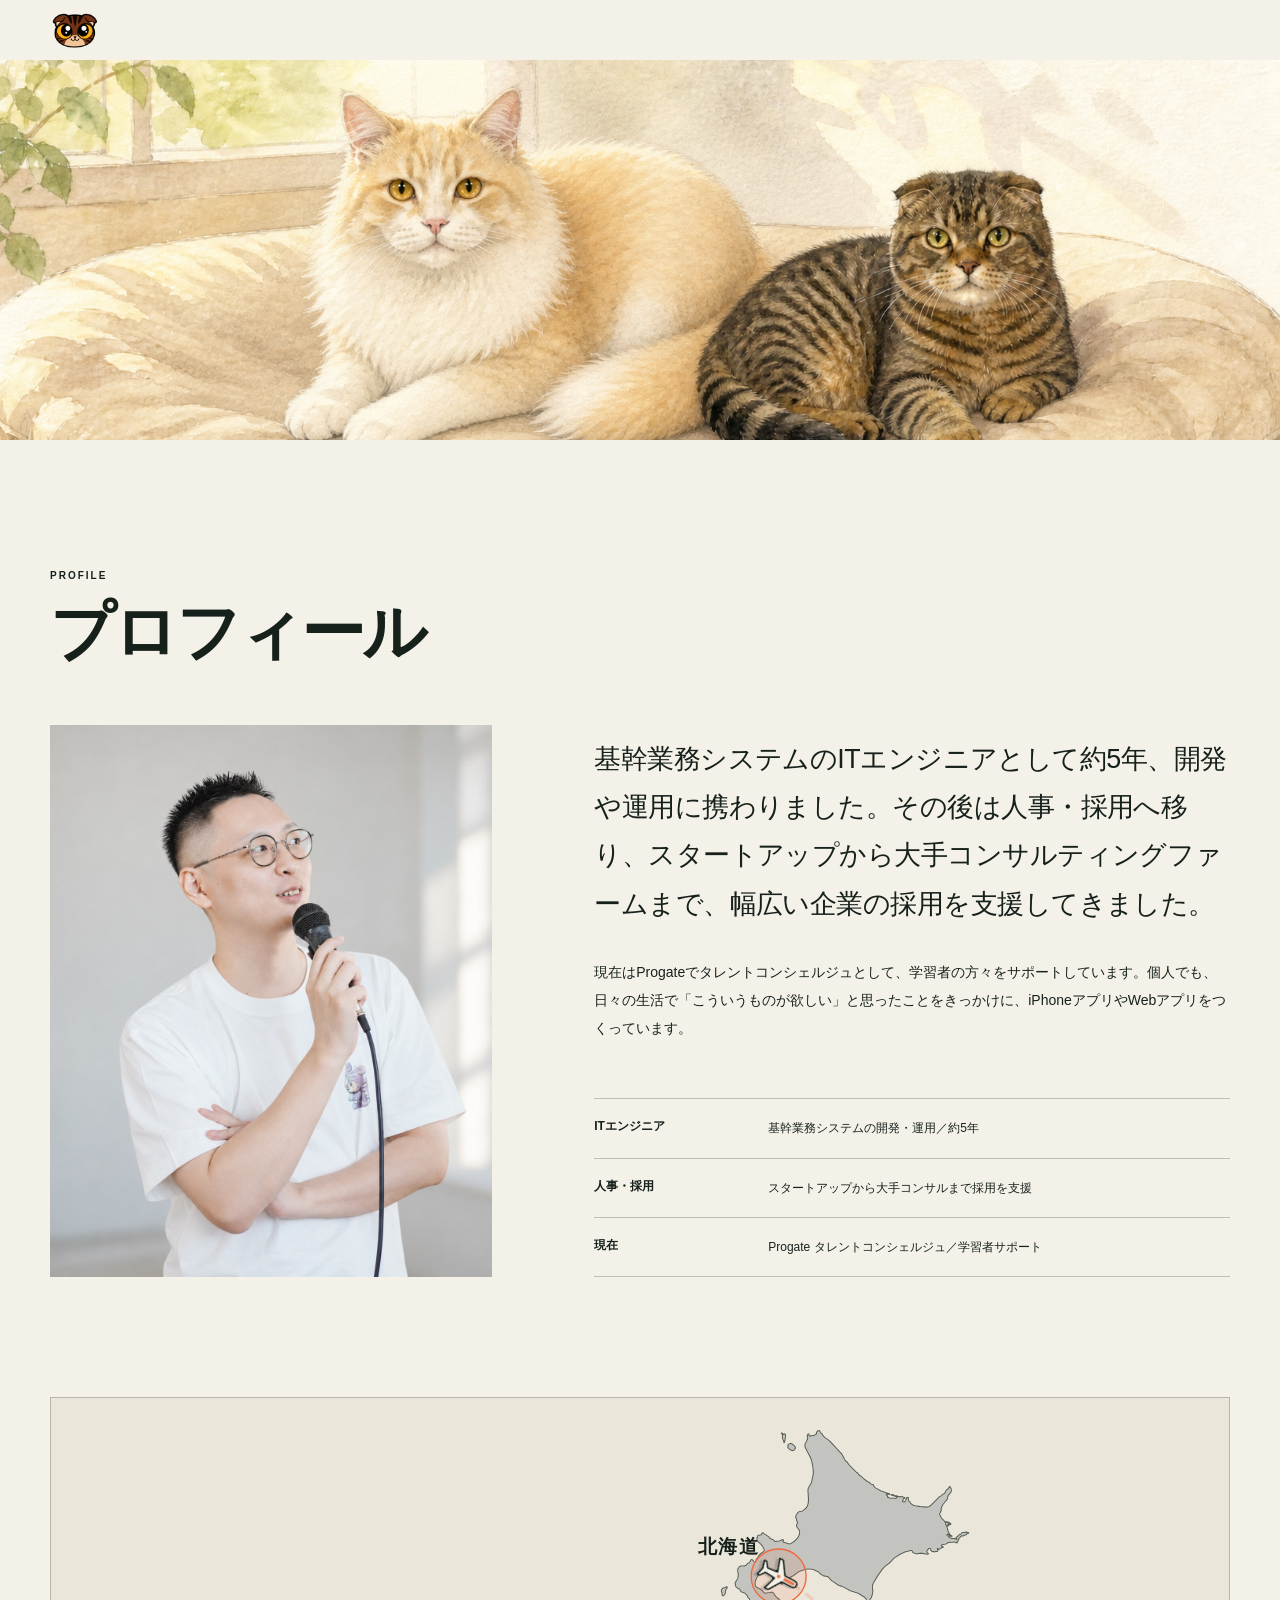
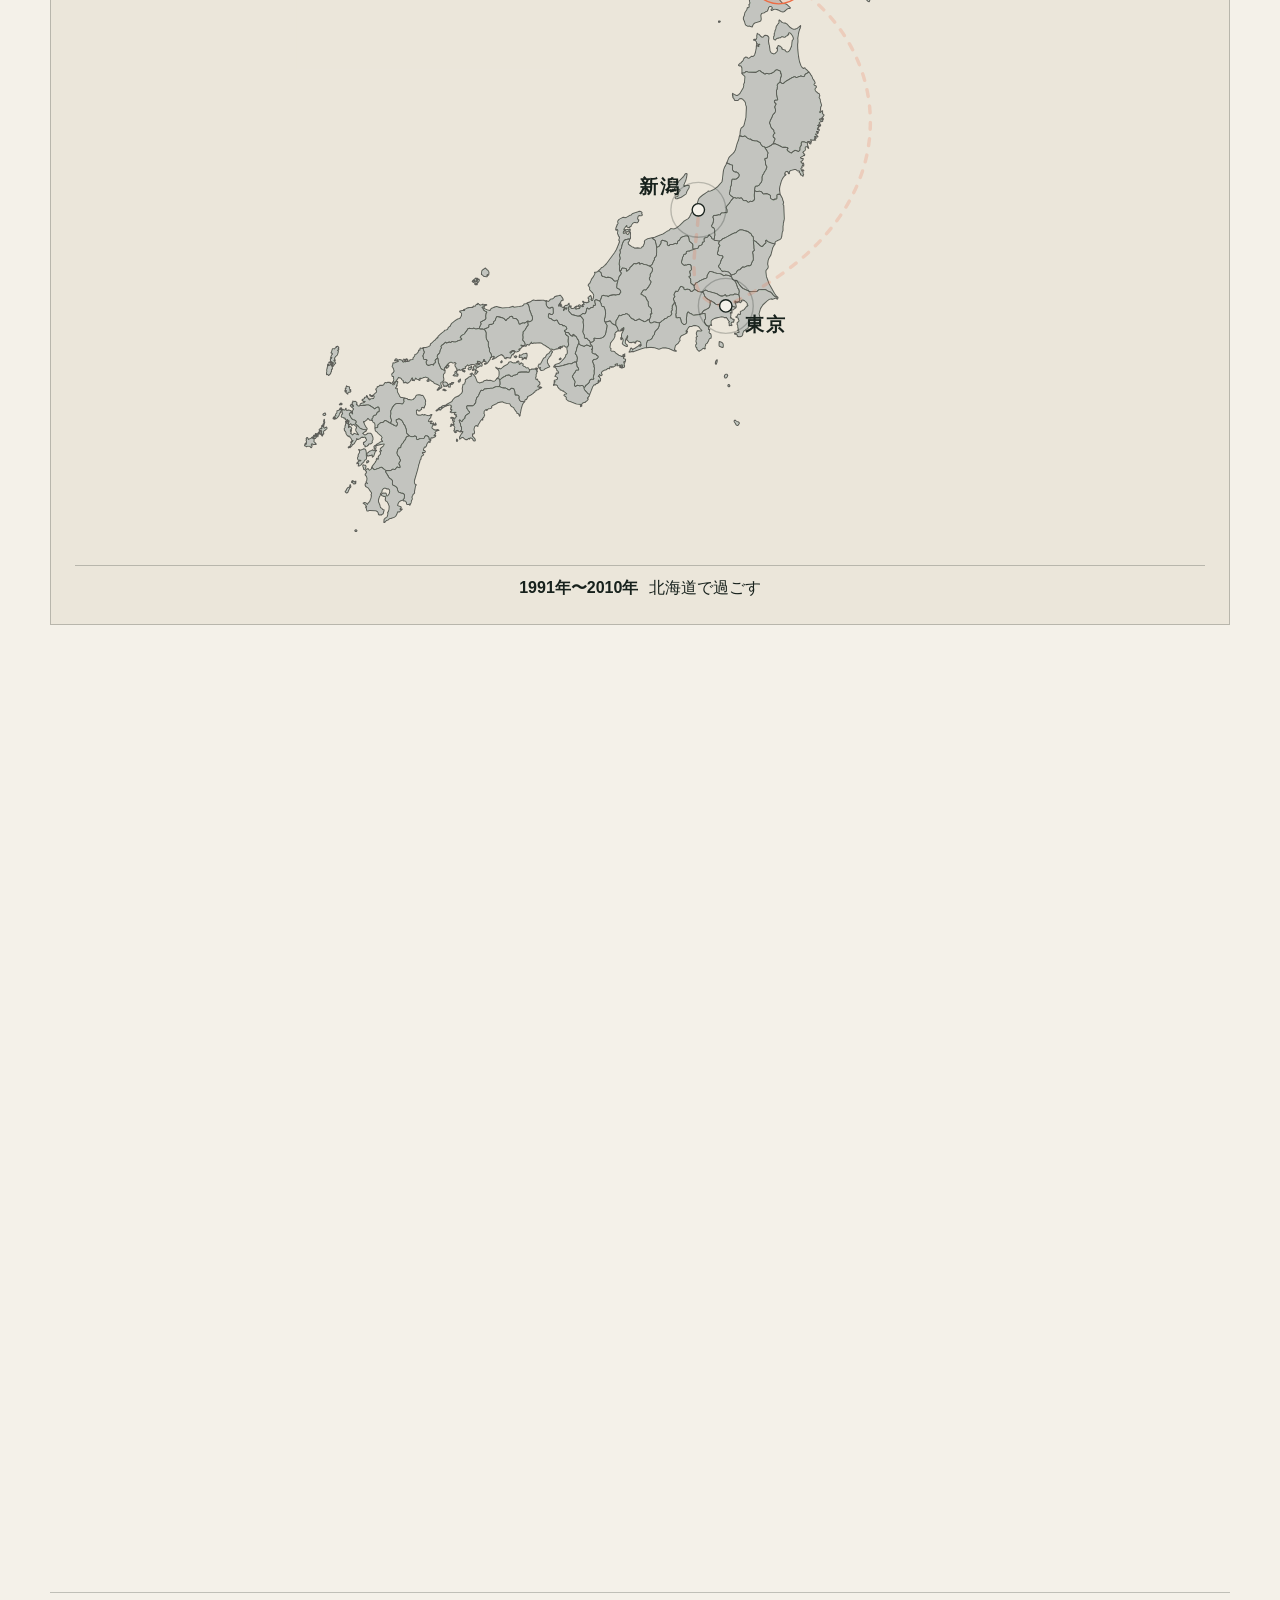
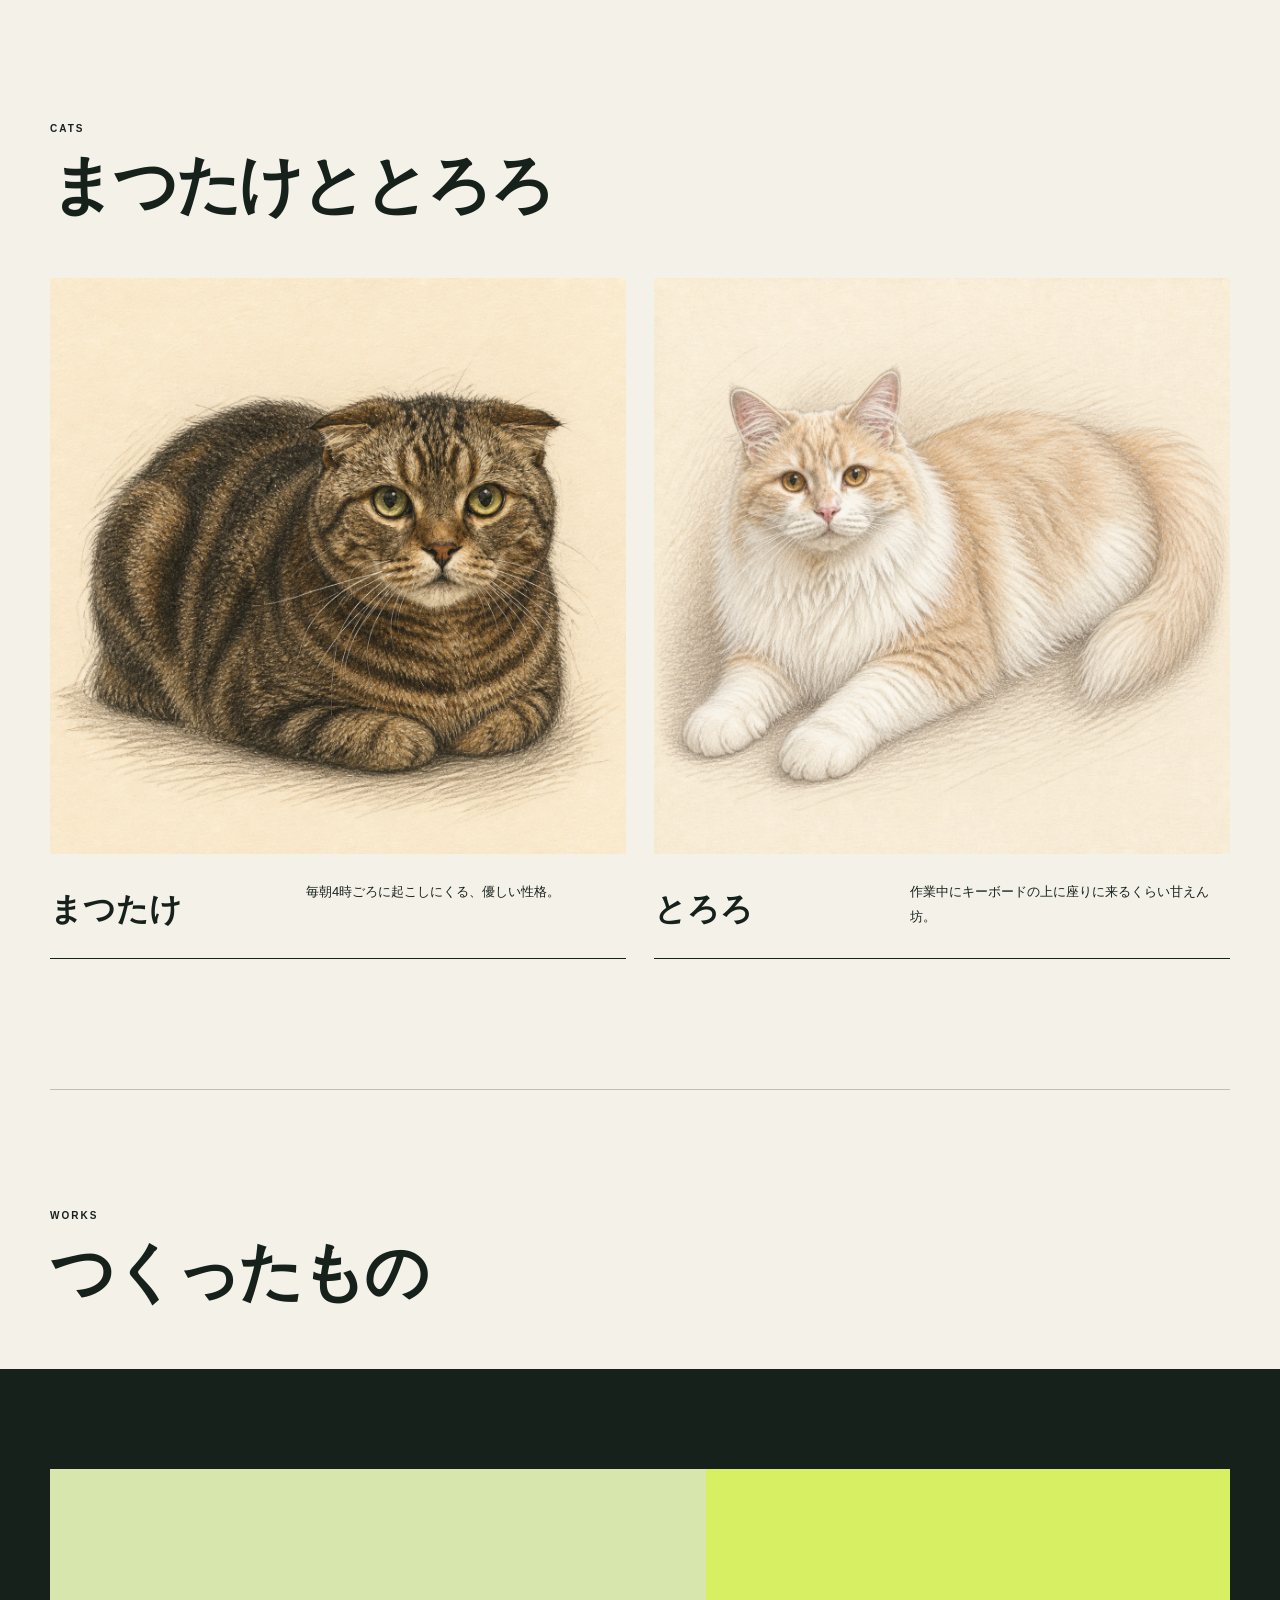
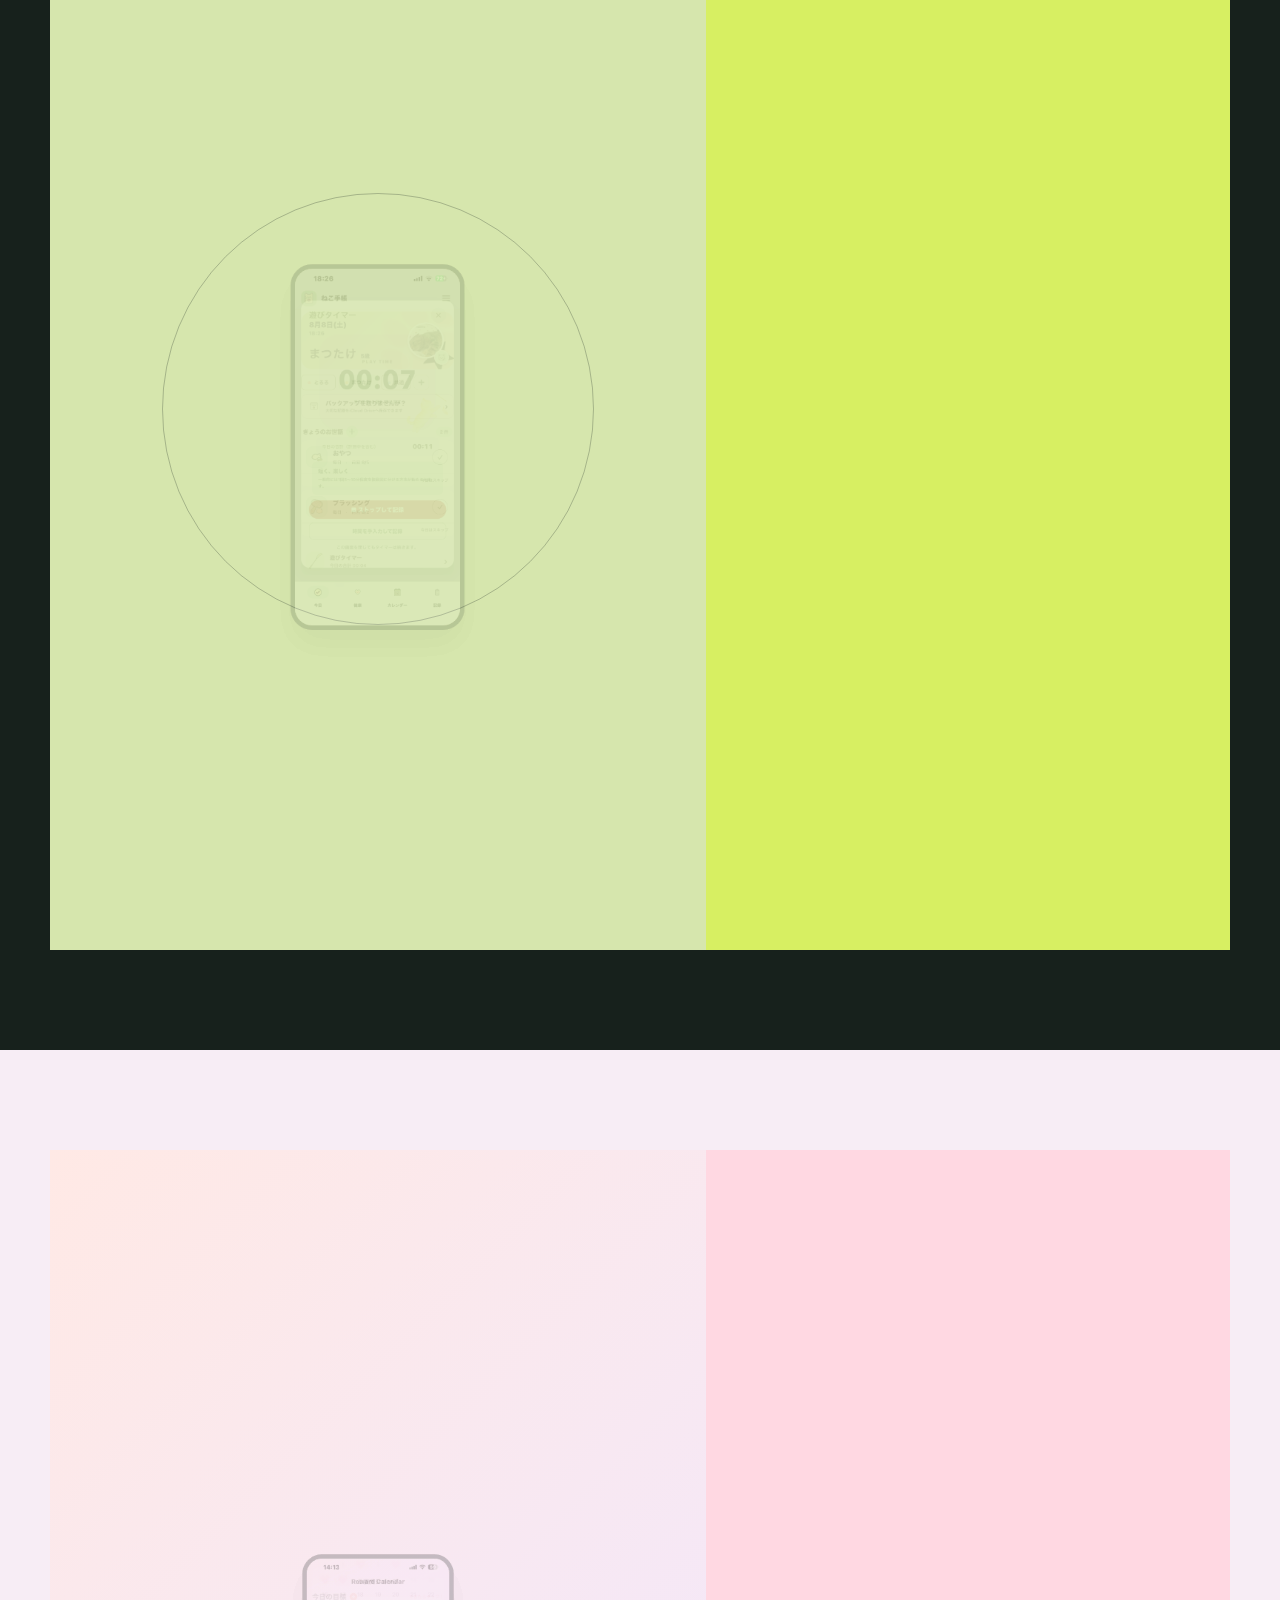
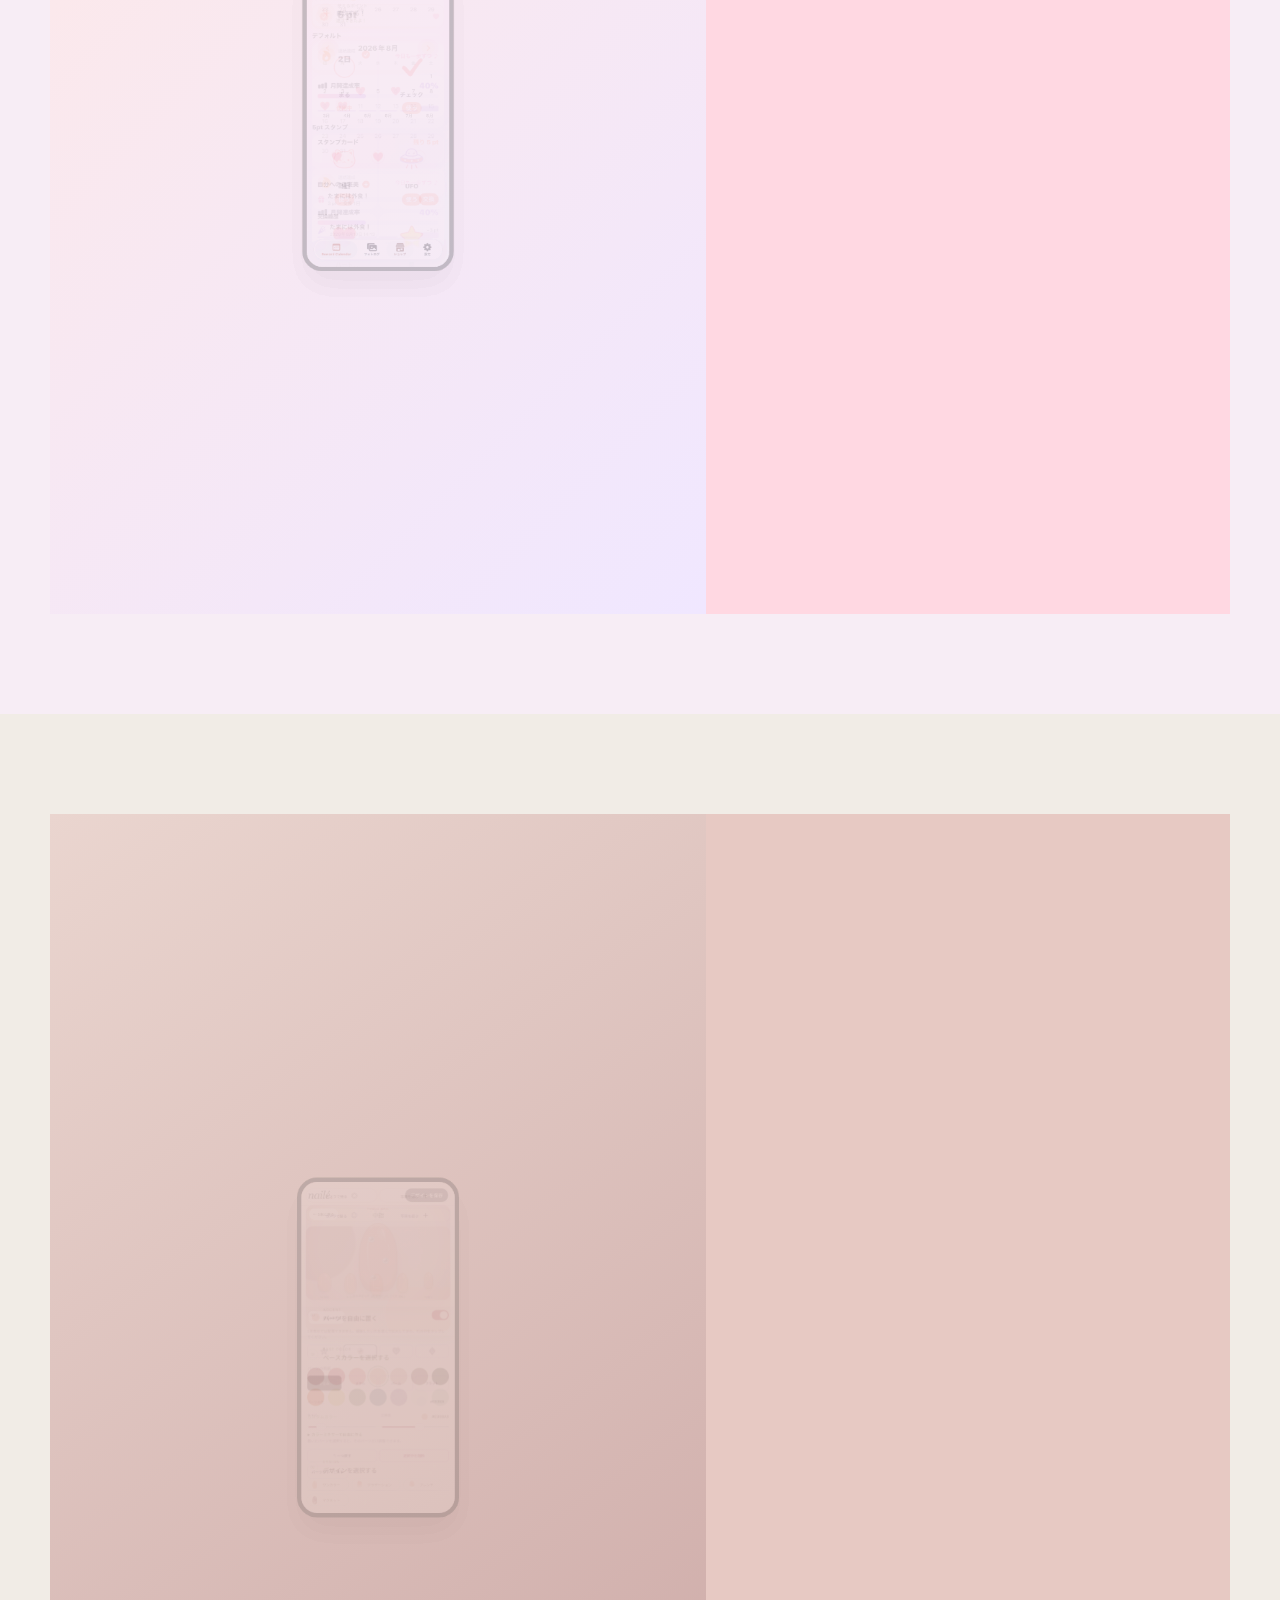
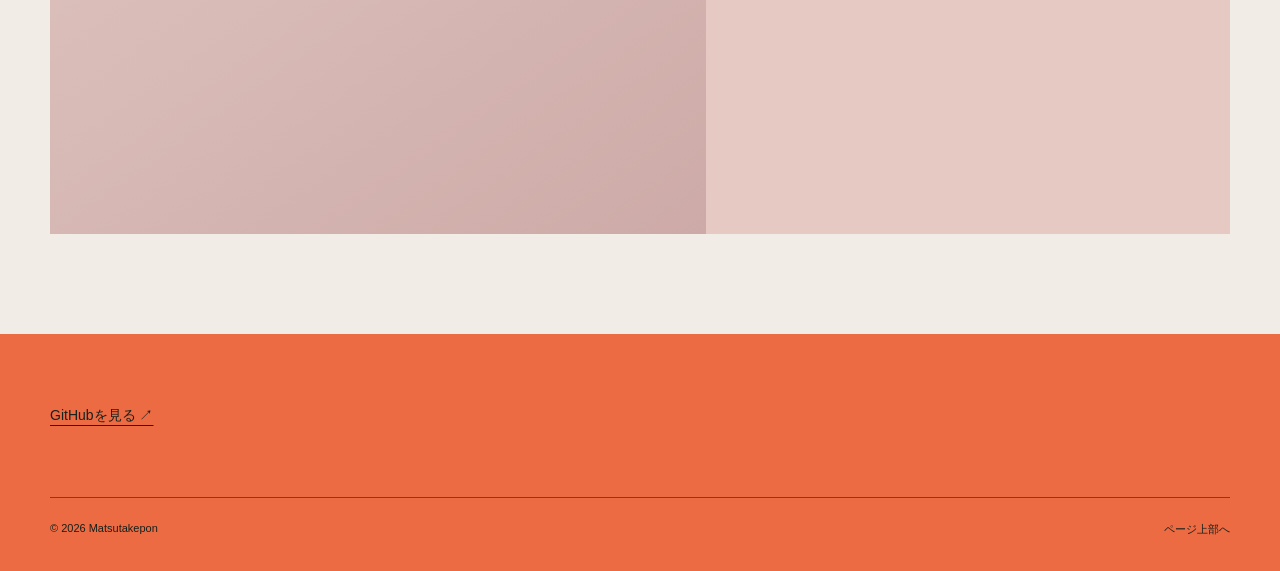
<file: index.html>
<!doctype html>
<html lang="ja">
<head>
  <meta charset="utf-8">
  <meta name="viewport" content="width=device-width, initial-scale=1">
  <title>Matsutakepon | Profile &amp; Works</title>
  <meta name="description" content="Matsutakeponのプロフィールと、個人で制作しているiPhoneアプリ・Webアプリの紹介。">
  <meta property="og:title" content="Matsutakepon | Profile & Works">
  <meta property="og:description" content="プロフィールと個人制作のアプリを紹介しています。">
  <meta property="og:type" content="website">
  <meta property="og:image" content="https://matsutakepon.github.io/assets/og-v2.png">
  <link rel="icon" href="assets/favicon.svg">
  <link rel="stylesheet" href="styles.css?v=24">
  <style>
    #journey .journey-map{height:calc(100% - 2 * var(--map-gutter) - 58px)}
    .journey-caption{position:absolute;inset:auto var(--map-gutter) var(--map-gutter);padding:10px 0 0;border-top:1px solid var(--line);text-align:center;font-size:clamp(.875rem,2.8vw,1rem);line-height:1.5}
    .journey-caption p{margin:0}
    .journey-caption strong{margin-inline-end:.65em;font-variant-numeric:tabular-nums}
    @media(prefers-reduced-motion:reduce){#journey .journey-map{height:calc(100% - 2 * var(--map-gutter) - 90px)}}
  </style>
</head>
<body>
  <header class="site-header shell">
    <a class="site-mascot" href="#cats" aria-label="猫のプロフィールを見る">
      <img src="assets/matsutake-header-icon.png" alt="" width="46" height="46">
    </a>
  </header>
  <main>
    <section class="hero-art" id="top"><img src="assets/cats-watercolor-hero-v2.png" alt="窓辺でのんびり過ごす、とろろとまつたけの水彩画"></section>
    <section class="profile shell" id="profile">
      <div class="section-head"><p class="section-kicker">PROFILE</p><h1>プロフィール</h1></div>
      <div class="profile-grid">
        <figure class="profile-photo"><img src="assets/profile-akira.jpg" alt="マイクを持って話しているプロフィール写真"></figure>
        <div class="profile-copy">
          <p class="profile-lead">基幹業務システムのITエンジニアとして約5年、開発や運用に携わりました。その後は人事・採用へ移り、スタートアップから大手コンサルティングファームまで、幅広い企業の採用を支援してきました。</p>
          <p>現在はProgateでタレントコンシェルジュとして、学習者の方々をサポートしています。個人でも、日々の生活で「こういうものが欲しい」と思ったことをきっかけに、iPhoneアプリやWebアプリをつくっています。</p>
          <dl class="career-list">
            <div><dt>ITエンジニア</dt><dd>基幹業務システムの開発・運用／約5年</dd></div>
            <div><dt>人事・採用</dt><dd>スタートアップから大手コンサルまで採用を支援</dd></div>
            <div><dt>現在</dt><dd>Progate タレントコンシェルジュ／学習者サポート</dd></div>
          </dl>
        </div>
      </div>
      <section class="journey" id="journey" aria-label="北海道から東京を経て新潟へ移動する地図">
        <div class="journey-map-wrap">
          <svg class="journey-map" viewBox="0 0 1000 1049" preserveAspectRatio="xMidYMid meet" role="img" aria-labelledby="map-title map-desc">
            <title id="map-title">北海道から東京を経て新潟へ移動する日本地図</title>
            <desc id="map-desc">北海道、東京、新潟が順番に光り、飛行機が弧を描いて移動します。</desc>
            <defs>
              <marker id="routeArrow" viewBox="0 0 10 10" refX="8" refY="5" markerWidth="7" markerHeight="7" orient="auto-start-reverse"><path d="M0 0L10 5 0 10Z" fill="#ed6b43" /></marker>
            </defs>
            <image class="journey-map-source" href="assets/japan-prefecture-map.svg" x="0" y="0" width="1000" height="1049" aria-hidden="true" />
            <rect class="okinawa-cover" x="0" y="0" width="370" height="360" aria-hidden="true" />
            <g class="routes" aria-hidden="true">
              <path id="routeHokkaidoTokyo" class="route route-one" d="M702 225C875 315 910 575 625 705" />
              <path id="routeTokyoNiigata" class="route route-two" d="M625 705C555 700 585 620 585 565" />
            </g>
            <g class="map-stop stop-hokkaido" data-map-stop="hokkaido" transform="translate(702 225)">
              <circle class="stop-halo" r="40"/><circle class="stop-dot" r="9"/><text x="-28" y="-34" text-anchor="end">北海道</text>
            </g>
            <g class="map-stop stop-tokyo" data-map-stop="tokyo" transform="translate(625 705)">
              <circle class="stop-halo" r="40"/><circle class="stop-dot" r="9"/><text x="28" y="36">東京</text>
            </g>
            <g class="map-stop stop-niigata" data-map-stop="niigata" transform="translate(585 565)">
              <circle class="stop-halo" r="40"/><circle class="stop-dot" r="9"/><text x="-26" y="-25" text-anchor="end">新潟</text>
            </g>
            <g id="journeyPlane" class="journey-plane" aria-hidden="true">
              <image href="assets/airplane.svg" x="-34" y="-34" width="68" height="68" />
            </g>
          </svg>
          <div class="journey-caption">
            <p data-caption="hokkaido"><strong>1991年〜2010年</strong>北海道で過ごす</p>
            <p data-caption="tokyo"><strong>2010年</strong>大学進学を機に東京へ</p>
            <p data-caption="niigata"><strong>2024年</strong>新潟へ移住</p>
          </div>
        </div>
      </section>
    </section>
    <section class="cats shell" id="cats">
      <div class="section-head"><p class="section-kicker">CATS</p><h1>まつたけととろろ</h1></div>
      <div class="cat-grid">
        <article class="cat-card"><div class="cat-portrait"><img src="assets/matsutake-sketch.png" alt="まつたけのスケッチ画"></div><div class="cat-info"><h2>まつたけ</h2><p>毎朝4時ごろに起こしにくる、優しい性格。</p></div></article>
        <article class="cat-card"><div class="cat-portrait"><img src="assets/tororo-sketch-v2.png" alt="とろろのスケッチ画"></div><div class="cat-info"><h2>とろろ</h2><p>作業中にキーボードの上に座りに来るくらい甘えん坊。</p></div></article>
      </div>
    </section>
    <div class="works-title shell" id="works"><p class="section-kicker">WORKS</p><h1>つくったもの</h1></div>
    <section class="work" id="neko"><div class="shell"><article class="project-card">
      <div class="app-visual"><img class="screen screen-back" src="assets/neko-techo-timer.png" alt="ねこの暮らし手帳の遊びタイマー画面"><img class="screen screen-front" src="assets/neko-techo-home.png" alt="ねこの暮らし手帳のホーム画面"></div>
      <div class="project-copy"><div class="meta"><span>iPhone</span><span>公開中</span><span>個人制作</span></div><h2>ねこの暮らし手帳</h2>
        <p>二匹との暮らしをきっかけにつくった、猫ごとのお世話と健康をまとめて残せる記録アプリです。</p>
        <h3>主な機能</h3><ul><li>お世話・体重・食事・投薬・通院を猫ごとに記録</li><li>カレンダーとグラフで変化を振り返る</li><li>ウィジェット操作、診察用PDF、暗号化バックアップ</li></ul>
        <h3>技術構成</h3><div class="tech-stack" aria-label="使用技術"><span>React 19</span><span>TypeScript</span><span>Vite</span><span>Capacitor 8</span><span>SQLite</span><span>SwiftUI</span><span>WidgetKit</span><span>Vitest</span></div>
        <h3>設計のポイント</h3><ul class="engineering-list"><li><strong>端末内で完結</strong> — SQLiteとアプリ専用領域へ保存し、写真を含むバックアップはAES-256-GCMで暗号化。</li><li><strong>WebとiOSの連携</strong> — React／TypeScriptをCapacitorでiOS化し、通知・生体認証・共有機能へ接続。</li><li><strong>ウィジェット連携</strong> — SwiftUI／WidgetKitとApp Groupを使い、操作履歴をSQLiteへ安全に反映。</li></ul>
        <div class="project-actions"><button class="project-link mock-open" type="button" data-mock="neko" aria-haspopup="dialog">モックアップを見る <span aria-hidden="true">＋</span></button><a class="project-link" href="https://apps.apple.com/jp/app/%E3%81%AD%E3%81%93%E3%81%AE%E6%9A%AE%E3%82%89%E3%81%97%E6%89%8B%E5%B8%B3-%E3%81%8A%E4%B8%96%E8%A9%B1%E3%81%A8%E5%81%A5%E5%BA%B7%E8%A8%98%E9%8C%B2/id6797259554" target="_blank" rel="noreferrer">App Storeで見る <span aria-hidden="true">↗</span></a></div>
      </div>
    </article></div></section>
    <section class="reward" id="reward"><div class="shell"><article class="reward-card">
      <div class="reward-gallery"><img class="reward-screen reward-screen-one" src="assets/reward-calendar-home.jpg" alt="Reward Calendarのカレンダー画面"><img class="reward-screen reward-screen-two" src="assets/reward-calendar-progress.jpg" alt="Reward Calendarの達成率とご褒美画面"><img class="reward-screen reward-screen-three" src="assets/reward-calendar-shop.jpg" alt="Reward Calendarのスタンプショップ画面"></div>
      <div class="project-copy"><div class="meta"><span>iPhone</span><span>公開中</span><span>個人制作</span></div><h2>Reward Calendar</h2>
        <p>小さな目標の達成をスタンプで記録し、ポイントと自分へのご褒美につなげる習慣化アプリです。</p>
        <h3>主な機能</h3><ul><li>目標、連続達成日数、月間達成率を記録</li><li>ポイントをご褒美・スタンプ・テーマと交換</li><li>フォトログ、通知、バックアップ・復元</li></ul>
        <h3>技術構成</h3><div class="tech-stack" aria-label="使用技術"><span>Swift</span><span>SwiftUI</span><span>SQLite3</span><span>UIKit</span><span>UserNotifications</span><span>Canvas</span><span>XCTest</span><span>iOS 17+</span></div>
        <h3>設計のポイント</h3><ul class="engineering-list"><li><strong>ポイントの整合性</strong> — 達成・交換・購入をSQLiteの台帳とトランザクションで管理。</li><li><strong>達成時の体験</strong> — CanvasとTimelineViewの紙吹雪・花火に、触覚フィードバックを連動。</li><li><strong>安全な保存</strong> — 写真を軽量化して管理し、検証付きバックアップと失敗時のロールバックに対応。</li></ul>
        <div class="project-actions"><button class="project-link mock-open" type="button" data-mock="reward" aria-haspopup="dialog">モックアップを見る <span aria-hidden="true">＋</span></button><a class="project-link" href="https://apps.apple.com/jp/app/reward-calendar/id6797688658" target="_blank" rel="noreferrer">App Storeで見る <span aria-hidden="true">↗</span></a></div>
      </div>
    </article></div></section>
    <section class="nail" id="nail"><div class="shell"><article class="nail-card">
      <div class="nail-gallery"><img class="nail-screen nail-screen-back" src="assets/nail-simulator-colors-cropped.jpg" alt="ネイルシミュレーターのカラー選択画面"><img class="nail-screen nail-screen-front" src="assets/nail-simulator-parts-cropped.jpg" alt="ネイルシミュレーターのパーツ配置画面"></div>
      <div class="project-copy"><div class="meta"><span>iPhone</span><span>公開中</span><span>個人制作</span></div><h2>Naile</h2>
        <p>色・質感・アート・パーツを組み合わせ、手元写真でも仕上がりを試せるネイルデザインアプリです。</p>
        <h3>主な機能</h3><ul><li>カラー、フレンチ、グラデーション、柄、質感を調整</li><li>爪ごとの描画とパーツ配置、取り消し・やり直し</li><li>カメラ・写真上への試着、デザイン保存と画像共有</li></ul>
        <h3>技術構成</h3><div class="tech-stack" aria-label="使用技術"><span>Swift 6</span><span>SwiftUI</span><span>WebKit</span><span>JavaScript</span><span>Canvas</span><span>Vision</span><span>Core ML</span><span>iOS 17+</span></div>
        <h3>設計のポイント</h3><ul class="engineering-list"><li><strong>ハイブリッド構成</strong> — Webの編集UIをアプリへ同梱し、WKWebViewのメッセージ経由でiOS機能と接続。</li><li><strong>端末内AI処理</strong> — Visionの手指推定とCore MLの爪領域検出で、写真上の位置合わせを端末内で実行。</li><li><strong>細かな編集操作</strong> — Canvas上で指別アート、パーツの位置・色・質感・サイズを管理し、保存と画像共有に対応。</li></ul>
        <div class="project-actions"><button class="project-link mock-open" type="button" data-mock="naile" aria-haspopup="dialog">モックアップを見る <span aria-hidden="true">＋</span></button><a class="project-link" href="https://apps.apple.com/jp/app/naile/id6813892235" target="_blank" rel="noreferrer">App Storeで見る <span aria-hidden="true">↗</span></a></div>
      </div>
    </article></div></section>
  </main>

  <div class="mock-modal" id="mockModal" hidden>
    <div class="mock-backdrop" data-mock-close></div>
    <section class="mock-dialog" role="dialog" aria-modal="true" aria-labelledby="mockTitle">
      <header class="mock-toolbar">
        <div><span>INTERACTIVE MOCKUP</span><strong id="mockTitle">モックアップ</strong></div>
        <button type="button" class="mock-close" data-mock-close aria-label="モックアップを閉じる">×</button>
      </header>
      <div class="mock-stage">
        <div class="mock-phone">
          <div class="mock-screen" id="mockScreen" aria-live="polite"></div>
          <div class="mock-home-indicator"></div>
        </div>
        <p>主要な操作をブラウザ上で試せるデモです。一部の保存・端末連携機能は利用できません。</p>
      </div>
    </section>
  </div>
  <footer><div class="shell"><a class="footer-github" href="https://github.com/Matsutakepon" target="_blank" rel="noreferrer">GitHubを見る ↗</a><div class="copyright"><span>© 2026 Matsutakepon</span><a href="#top">ページ上部へ</a></div></div></footer>
  <script>
    (() => {
      const journey = document.querySelector('#journey');
      const plane = journey?.querySelector('.journey-plane');
      const mapFrame = journey?.querySelector('.journey-map-wrap');
      const captions = journey?.querySelectorAll('[data-caption]');
      const routes = [
        journey?.querySelector('#routeHokkaidoTokyo'),
        journey?.querySelector('#routeTokyoNiigata')
      ];
      if (!journey || !mapFrame || !plane || routes.some((route) => !route)) return;

      let animationFrame = 0;
      let currentStop = '';
      const reducedMotion = window.matchMedia('(prefers-reduced-motion: reduce)').matches;

      const clamp = (value) => Math.max(0, Math.min(1, value));
      const ease = (value) => 1 - Math.pow(1 - clamp(value), 3);

      function setStop(name) {
        if (name === currentStop) return;
        currentStop = name;
        if (!reducedMotion) captions.forEach((caption) => {
          caption.hidden = caption.dataset.caption !== name;
        });
        journey.querySelectorAll('[data-map-stop], [data-stop]').forEach((element) => {
          element.classList.toggle('active', element.dataset.mapStop === name || element.dataset.stop === name);
        });
      }

      function drawRoute(index, progress) {
        const value = ease(progress);
        routes[index].style.opacity = .2 + value * .8;
        routes[index].style.strokeDashoffset = 24 * (1 - value);
        routes[index].style.markerEnd = value > .96 ? 'url(#routeArrow)' : 'none';
        return value;
      }

      function movePlane(route, progress) {
        const length = route.getTotalLength();
        const distance = length * progress;
        const point = route.getPointAtLength(distance);
        const previous = route.getPointAtLength(Math.max(0, distance - 2));
        const next = route.getPointAtLength(Math.min(length, distance + 2));
        const angle = Math.atan2(next.y - previous.y, next.x - previous.x) * 180 / Math.PI;
        plane.setAttribute('transform', `translate(${point.x} ${point.y}) rotate(${angle + 90})`);
        plane.classList.add('flying');
      }

      function render() {
        const rect = journey.getBoundingClientRect();
        const travel = Math.max(1, rect.height - mapFrame.offsetHeight);
        const stickyTop = parseFloat(getComputedStyle(mapFrame).top) || 0;
        const progress = clamp((stickyTop - rect.top) / travel);
        plane.classList.remove('flying');

        if (progress < .08) {
          setStop('hokkaido');
          drawRoute(0, 0); drawRoute(1, 0);
          movePlane(routes[0], 0);
        } else if (progress < .52) {
          setStop('hokkaido');
          const routeProgress = drawRoute(0, (progress - .08) / .44);
          drawRoute(1, 0);
          movePlane(routes[0], routeProgress);
        } else if (progress < .64) {
          setStop('tokyo');
          drawRoute(0, 1); drawRoute(1, 0);
          movePlane(routes[0], 1);
        } else if (progress < .94) {
          setStop('tokyo');
          drawRoute(0, 1);
          const routeProgress = drawRoute(1, (progress - .64) / .30);
          movePlane(routes[1], routeProgress);
        } else {
          setStop('niigata');
          drawRoute(0, 1); drawRoute(1, 1);
          movePlane(routes[1], 1);
        }
      }

      if (reducedMotion) {
        setStop('niigata');
        drawRoute(0, 1); drawRoute(1, 1);
        journey.classList.add('is-visible');
        return;
      }

      const requestRender = () => {
        cancelAnimationFrame(animationFrame);
        animationFrame = requestAnimationFrame(render);
      };
      journey.classList.add('is-visible');
      render();
      window.addEventListener('scroll', requestRender, { passive: true });
      window.addEventListener('resize', requestRender);
    })();
  </script>
  <script>
    if (!window.matchMedia('(prefers-reduced-motion: reduce)').matches) {
      document.documentElement.classList.add('motion-ready');
      const projects = document.querySelectorAll('.work, .reward, .nail');
      const observer = new IntersectionObserver((entries) => {
        entries.forEach((entry) => entry.target.classList.toggle('is-visible', entry.isIntersecting));
      }, { threshold: 0.22, rootMargin: '0px 0px -8% 0px' });
      requestAnimationFrame(() => projects.forEach((project) => observer.observe(project)));
    }
  </script>

  <script>
    (() => {
      const modal = document.querySelector('#mockModal');
      const screen = document.querySelector('#mockScreen');
      const title = document.querySelector('#mockTitle');
      let lastTrigger = null;
      let frameObserver = null;

      const apps = {
        neko: {
          title: 'ねこの暮らし手帳',
          src: 'demos/nekotecho/?portfolio-demo=1'
        },
        reward: {
          title: 'Reward Calendar',
          src: 'demos/reward/'
        },
        naile: {
          title: 'Naile',
          src: 'https://divine-wave-368b.noiz-lost.workers.dev/'
        }
      };

      function openMock(kind, trigger) {
        lastTrigger = trigger;
        const app = apps[kind];
        title.textContent = app.title;
        screen.dataset.kind = kind;
        const frame = document.createElement('iframe');
        frame.src = app.src;
        frame.title = app.title + ' 操作デモ';
        frame.loading = 'eager';
        frame.allow = 'camera; clipboard-write';
        frame.style.position = 'absolute';
        frame.style.inset = '0';
        frame.style.transformOrigin = 'top left';
        screen.replaceChildren(frame);
        const fitFrame = () => {
          const scale = screen.clientWidth / 393;
          frame.style.width = '393px';
          frame.style.height = '852px';
          frame.style.transform = `scale(${scale})`;
        };
        fitFrame();
        frameObserver?.disconnect();
        frameObserver = new ResizeObserver(fitFrame);
        frameObserver.observe(screen);
        frame.addEventListener('load', fitFrame, { once: true });
        modal.hidden = false;
        document.body.classList.add('mock-active');
        requestAnimationFrame(() => modal.classList.add('show'));
        modal.querySelector('.mock-close').focus();
      }

      function closeMock() {
        modal.classList.remove('show');
        document.body.classList.remove('mock-active');
        setTimeout(() => {
          modal.hidden = true;
          frameObserver?.disconnect();
          frameObserver = null;
          screen.querySelector('iframe')?.remove();
          screen.innerHTML = '';
          lastTrigger?.focus();
        }, 260);
      }

      document.addEventListener('click', (event) => {
        const opener = event.target.closest('.mock-open');
        if (opener) return openMock(opener.dataset.mock, opener);
        if (event.target.closest('[data-mock-close]')) return closeMock();
      });

      document.addEventListener('keydown', (event) => {
        if (modal.hidden) return;
        if (event.key === 'Escape') closeMock();
      });
    })();
  </script>
</body>
</html>
</file>
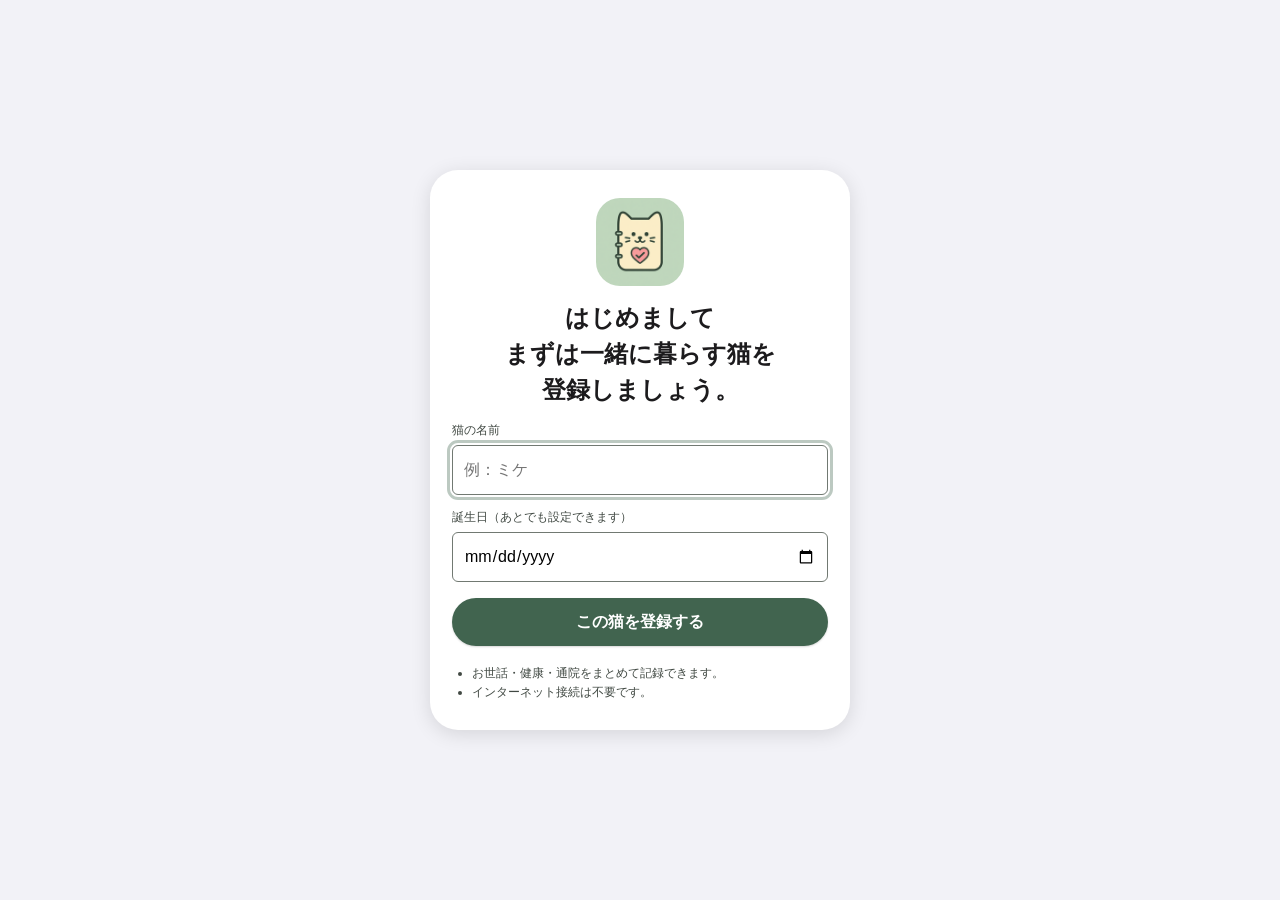
<file: demos/nekotecho/index.html>
<!doctype html>
<html lang="ja">
  <head>
    <meta charset="UTF-8" />
    <meta name="viewport" content="width=device-width, initial-scale=1, viewport-fit=cover, maximum-scale=1" />
    <meta name="theme-color" content="#fffdf8" />
    <link rel="icon" type="image/png" sizes="192x192" href="/demos/nekotecho/app-icon-192.png" />
    <link rel="apple-touch-icon" sizes="180x180" href="/demos/nekotecho/apple-touch-icon.png" />
    <title>ねこ手帳</title>
    <script type="module" crossorigin src="/demos/nekotecho/assets/index-CCV1-JI-.js"></script>
    <link rel="stylesheet" crossorigin href="/demos/nekotecho/assets/index-DaZblpaU.css">
    <link rel="stylesheet" href="/demos/nekotecho/demo-overrides.css">
  </head>
  <body>
    <div id="root"></div>
  </body>
</html>
</file>
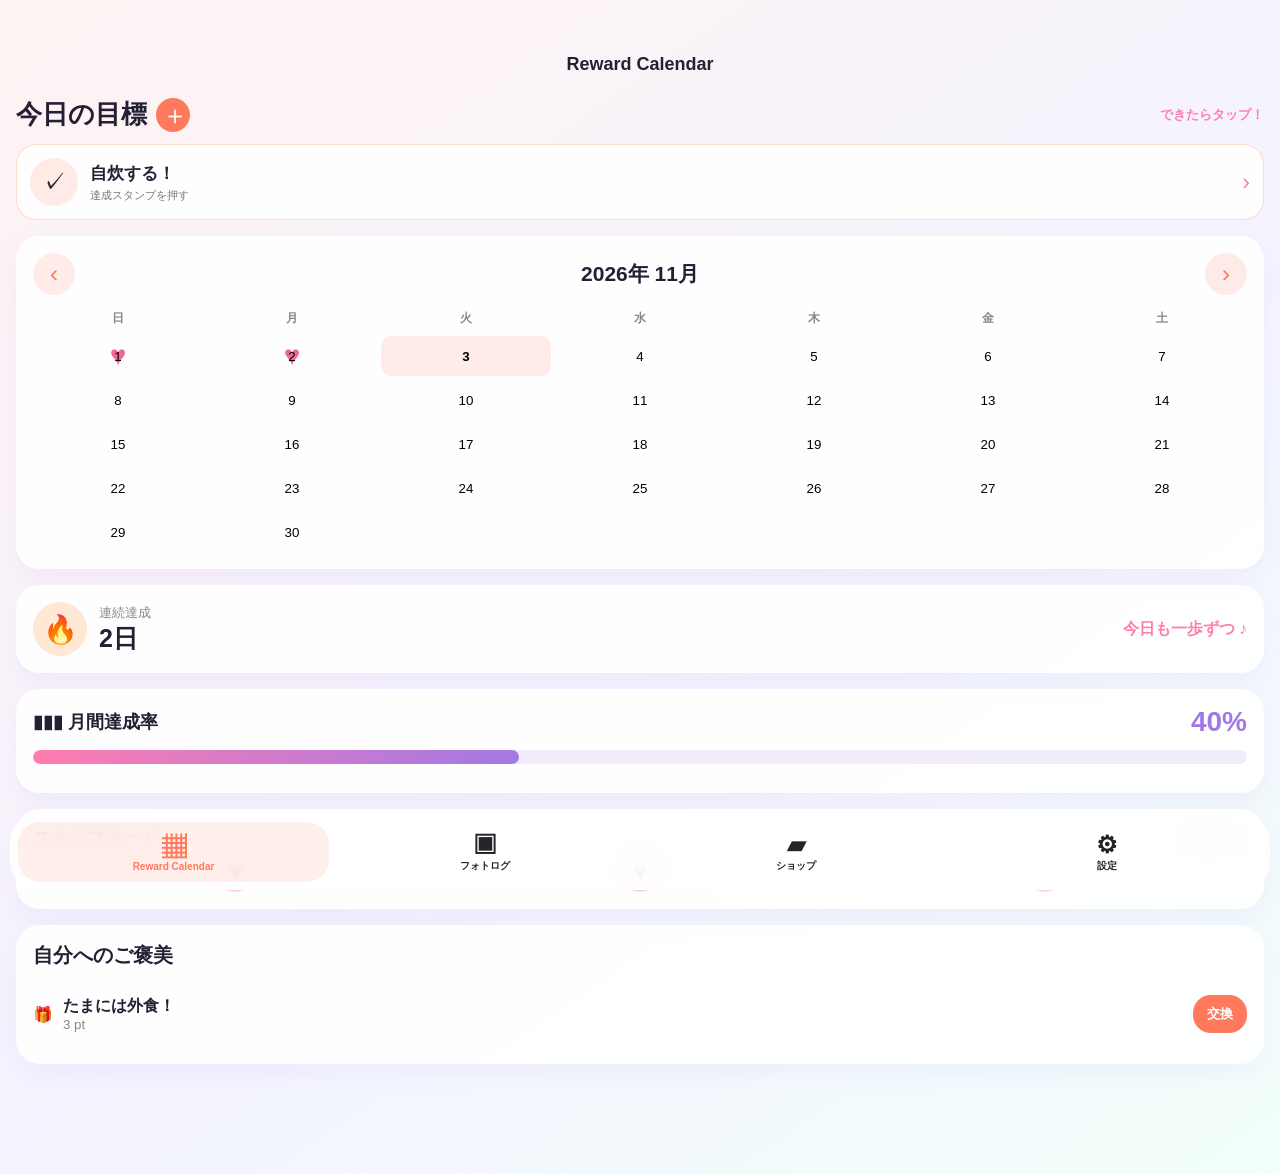
<file: demos/reward/index.html>
<!doctype html>
<html lang="ja">
<head>
  <meta charset="utf-8">
  <meta name="viewport" content="width=device-width,initial-scale=1,viewport-fit=cover">
  <title>Reward Calendar Demo</title>
  <style>
    *{scrollbar-width:none}*::-webkit-scrollbar{display:none}
    :root{--coral:#ff7a5c;--pink:#ff7daf;--purple:#a378e6;--ink:#241f33;--card:rgba(255,255,255,.9)}*{box-sizing:border-box}body{margin:0;color:var(--ink);font-family:-apple-system,BlinkMacSystemFont,"Hiragino Sans",sans-serif;background:linear-gradient(145deg,#fff3f3,#f4f3ff 55%,#f2fffb);min-height:100vh}.app{min-height:100vh;padding:54px 16px 110px}.title{text-align:center;font-size:18px;font-weight:800;margin:0 0 22px}.screen{display:none;animation:enter .25s ease}.screen.active{display:block}@keyframes enter{from{opacity:0;transform:translateY(8px)}to{opacity:1;transform:none}}h1{font-size:26px;margin:0}.section-head{display:flex;align-items:center;gap:9px;margin:0 0 12px}.add{border:0;width:34px;height:34px;border-radius:50%;color:white;background:var(--coral);font-size:26px;line-height:1}.hint{margin-left:auto;color:var(--pink);font-size:13px;font-weight:700}.goal{width:100%;border:1px solid rgba(255,122,92,.28);background:var(--card);border-radius:20px;padding:13px;display:flex;align-items:center;gap:12px;text-align:left;color:inherit}.goal.done{background:rgba(255,122,92,.10)}.goal-icon{display:grid;place-items:center;width:48px;height:48px;border-radius:50%;background:rgba(255,122,92,.15);font-size:24px}.goal strong{font-size:17px}.goal small{display:block;color:#777;margin-top:3px}.goal .heart{margin-left:auto;color:var(--pink);font-size:23px}.card{background:var(--card);border:1px solid rgba(255,255,255,.9);border-radius:24px;box-shadow:0 10px 25px rgba(163,120,230,.08);padding:16px;margin-top:16px}.month-head{display:flex;align-items:center;justify-content:space-between;font-weight:800;font-size:21px}.month-head button{border:0;background:rgba(255,122,92,.14);color:var(--coral);width:42px;height:42px;border-radius:50%;font-size:24px}.week,.days{display:grid;grid-template-columns:repeat(7,1fr);text-align:center;gap:4px}.week{color:#888;font-size:12px;font-weight:700;margin:15px 0 5px}.day{height:40px;border:0;background:transparent;border-radius:10px;position:relative}.day.today{background:rgba(255,122,92,.14);font-weight:800}.day.stamped:after{content:'♥';position:absolute;inset:4px;display:grid;place-items:center;color:#f34d83;font-size:28px;opacity:.85}.day.stamped span{position:relative;z-index:1}.summary{display:flex;align-items:center}.flame{display:grid;place-items:center;width:54px;height:54px;border-radius:50%;background:#ffe8d4;font-size:28px}.summary div:nth-child(2){margin-left:12px}.summary small{color:#888}.summary strong{display:block;font-size:25px}.summary em{margin-left:auto;color:var(--pink);font-style:normal;font-weight:700}.rate-head{display:flex;align-items:center;font-weight:800;font-size:18px}.rate-head b{margin-left:auto;color:var(--purple);font-size:28px}.bar{height:14px;background:rgba(163,120,230,.14);border-radius:10px;overflow:hidden;margin:12px 0}.bar i{display:block;width:40%;height:100%;background:linear-gradient(90deg,var(--pink),var(--purple));border-radius:inherit}.stamps{display:flex;justify-content:space-around}.stamp{width:42px;height:42px;border-radius:50%;border:2px solid rgba(255,125,175,.35);display:grid;place-items:center;font-size:27px}.reward-row{display:flex;align-items:center;gap:10px;padding:14px 0;border-bottom:1px solid #eee}.reward-row:last-child{border:0}.reward-row button,.shop-use{margin-left:auto;border:0;border-radius:18px;background:var(--coral);color:white;font-weight:800;padding:10px 14px}.reward-row button:disabled{background:#ddd}.shop-title{font-size:26px;margin:0 0 12px}.points{display:flex;align-items:center;gap:14px}.points i{width:54px;height:54px;display:grid;place-items:center;border-radius:50%;background:#ffe7df;font-style:normal;font-size:28px}.points strong{font-size:30px}.shop-grid{display:grid;grid-template-columns:1fr 1fr;gap:12px}.shop-item{text-align:center;padding:18px 8px}.shop-item .symbol{height:88px;display:grid;place-items:center;font-size:60px}.shop-item h3{margin:4px}.shop-use{margin:6px auto 0}.notice{position:fixed;top:80px;left:50%;transform:translate(-50%,-20px);background:#241f33;color:#fff;padding:10px 16px;border-radius:20px;font-weight:700;opacity:0;transition:.25s;z-index:5}.notice.show{opacity:1;transform:translate(-50%,0)}.tabbar{position:fixed;left:10px;right:10px;bottom:max(10px,env(safe-area-inset-bottom));height:76px;border:1px solid rgba(255,255,255,.9);border-radius:28px;background:rgba(255,255,255,.86);backdrop-filter:blur(20px);display:grid;grid-template-columns:repeat(4,1fr);padding:7px}.tabbar button{border:0;background:transparent;border-radius:22px;color:#24242a;font-size:10px;font-weight:700}.tabbar button b{display:block;font-size:24px;line-height:28px}.tabbar button.active{background:rgba(255,122,92,.12);color:var(--coral)}.placeholder{text-align:center;padding:70px 20px;color:#777}@media(max-width:360px){.app{padding-left:12px;padding-right:12px}.card{padding:13px}.tabbar{left:6px;right:6px}}
  </style>
</head>
<body>
<main class="app">
  <p class="title">Reward Calendar</p>
  <section class="screen active" data-screen="calendar">
    <div class="section-head"><h1>今日の目標</h1><button class="add" aria-label="目標を追加">＋</button><span class="hint">できたらタップ！</span></div>
    <button class="goal" id="goal"><span class="goal-icon">✓</span><span><strong>自炊する！</strong><small>達成スタンプを押す</small></span><span class="heart">›</span></button>
    <article class="card"><div class="month-head"><button>‹</button><span>2026年 11月</span><button>›</button></div><div class="week"><span>日</span><span>月</span><span>火</span><span>水</span><span>木</span><span>金</span><span>土</span></div><div class="days" id="days"></div></article>
    <article class="card summary"><span class="flame">🔥</span><div><small>連続達成</small><strong id="streak">2日</strong></div><em>今日も一歩ずつ ♪</em></article>
    <article class="card"><div class="rate-head"><span>▮▮▮ 月間達成率</span><b id="rate">40%</b></div><div class="bar"><i id="rateBar"></i></div></article>
    <article class="card"><div class="rate-head"><span>スタンプカード</span><b style="font-size:16px;color:var(--coral)" id="remaining">残り 5 pt</b></div><div class="stamps" id="stampRow"><span class="stamp">♥</span><span class="stamp">♥</span><span class="stamp"></span></div></article>
    <article class="card"><div class="section-head"><h2 style="font-size:20px;margin:0">自分へのご褒美</h2></div><div class="reward-row"><span>🎁</span><div><strong>たまには外食！</strong><small style="display:block;color:#888">3 pt</small></div><button id="redeem">交換</button></div></article>
  </section>
  <section class="screen" data-screen="photos"><div class="placeholder"><div style="font-size:64px">📷</div><h1>フォトログ</h1><p>達成した日の写真を残せます。</p></div></section>
  <section class="screen" data-screen="shop"><h1 class="shop-title">ご褒美ショップ</h1><article class="card points"><i>✨</i><div><small>使えるポイント</small><strong id="points">5 pt</strong></div></article><h2>5pt スタンプ</h2><div class="shop-grid"><article class="card shop-item"><div class="symbol">🐱</div><h3>猫</h3><button class="shop-use">使う</button></article><article class="card shop-item"><div class="symbol">🛸</div><h3>UFO</h3><button class="shop-use">使う</button></article><article class="card shop-item"><div class="symbol">💗</div><h3>ハート</h3><button class="shop-use">使う</button></article><article class="card shop-item"><div class="symbol">⭐</div><h3>星</h3><button class="shop-use">使う</button></article></div></section>
  <section class="screen" data-screen="settings"><div class="placeholder"><div style="font-size:64px">⚙️</div><h1>設定</h1><p>テーマや通知を設定できます。</p></div></section>
</main>
<div class="notice" id="notice">達成できたよ！ ＋1 pt</div>
<nav class="tabbar"><button class="active" data-tab="calendar"><b>▦</b>Reward Calendar</button><button data-tab="photos"><b>▣</b>フォトログ</button><button data-tab="shop"><b>▰</b>ショップ</button><button data-tab="settings"><b>⚙</b>設定</button></nav>
<script>
  const days=document.querySelector('#days');for(let i=0;i<7;i++)days.append(document.createElement('span'));for(let i=1;i<=30;i++){const b=document.createElement('button');b.className='day'+(i===3?' today':'')+([1,2].includes(i)?' stamped':'');b.innerHTML='<span>'+i+'</span>';b.onclick=()=>b.classList.toggle('stamped');days.append(b)}
  let done=false,points=5;const goal=document.querySelector('#goal'),notice=document.querySelector('#notice');goal.onclick=()=>{done=!done;goal.classList.toggle('done',done);goal.querySelector('small').textContent=done?'達成できたよ！':'達成スタンプを押す';goal.querySelector('.heart').textContent=done?'♥':'›';document.querySelector('.day.today')?.classList.toggle('stamped',done);if(done){points++;document.querySelector('#streak').textContent='3日';document.querySelector('#rate').textContent='45%';document.querySelector('#rateBar').style.width='45%';notice.classList.add('show');setTimeout(()=>notice.classList.remove('show'),1400)}else{points--;document.querySelector('#streak').textContent='2日';document.querySelector('#rate').textContent='40%';document.querySelector('#rateBar').style.width='40%'}syncPoints()};function syncPoints(){document.querySelector('#points').textContent=points+' pt';document.querySelector('#remaining').textContent='残り '+points+' pt';document.querySelector('#redeem').disabled=points<3}syncPoints();
  document.querySelector('#redeem').onclick=()=>{if(points<3)return;points-=3;syncPoints();notice.textContent='ご褒美と交換しました！';notice.classList.add('show');setTimeout(()=>notice.classList.remove('show'),1400)};document.querySelectorAll('.shop-use').forEach(b=>b.onclick=()=>{notice.textContent=b.parentElement.querySelector('h3').textContent+'を選びました';notice.classList.add('show');setTimeout(()=>notice.classList.remove('show'),1200)});
  document.querySelectorAll('[data-tab]').forEach(b=>b.onclick=()=>{document.querySelectorAll('[data-tab]').forEach(x=>x.classList.toggle('active',x===b));document.querySelectorAll('.screen').forEach(x=>x.classList.toggle('active',x.dataset.screen===b.dataset.tab));window.scrollTo({top:0,behavior:'smooth'})});
</script>
</body></html>
</file>
<file: styles.css>
:root{--ink:#17211c;--paper:#f4f1e9;--acid:#d7ef62;--orange:#ed6b43;--line:rgba(23,33,28,.24)}
*{box-sizing:border-box}html{scroll-behavior:smooth}body{margin:0;background:var(--paper);color:var(--ink);font-family:Arial,"Hiragino Kaku Gothic ProN","Yu Gothic",sans-serif}img{max-width:100%}a{color:inherit;text-decoration:none}.shell{width:min(1180px,calc(100% - 64px));margin:0 auto}
.site-header{height:60px;display:flex;align-items:center}.site-mascot{display:grid;place-items:center;width:50px;height:50px;border-radius:12px}.site-mascot img{display:block;object-fit:contain}.site-mascot:focus-visible{outline:2px solid var(--ink);outline-offset:2px}
.hero-art{width:100%;background:#f4efe2;overflow:hidden}.hero-art img{display:block;width:100%;height:clamp(160px,36vw,380px);object-fit:cover;object-position:center 53%}
.section-head{margin-bottom:56px}.section-kicker{font-size:10px;font-weight:700;letter-spacing:.2em;margin:0 0 16px}.section-head h1,.works-title h1{margin:0;font-size:clamp(38px,5vw,67px);line-height:1.12;letter-spacing:-.05em}
.profile{padding:130px 0;border-bottom:1px solid var(--line)}.profile-grid{display:grid;grid-template-columns:.82fr 1.18fr;gap:clamp(44px,8vw,110px);align-items:start}.profile-photo{margin:0;aspect-ratio:4/5;overflow:hidden;background:#deded9}.profile-photo img{width:100%;height:100%;display:block;object-fit:cover}.profile-copy{padding-top:10px}.profile-copy>p{max-width:680px;font-size:14px;line-height:2;margin:0 0 20px}.profile-copy .profile-lead{font-size:clamp(18px,2.1vw,27px);line-height:1.8;letter-spacing:-.02em;margin-bottom:30px}.career-list{margin:56px 0 0;border-top:1px solid var(--line)}.career-list div{display:grid;grid-template-columns:150px 1fr;gap:24px;padding:19px 0;border-bottom:1px solid var(--line)}.career-list dt{font-weight:700;font-size:12px}.career-list dd{margin:0;font-size:12px;line-height:1.7}
.cats{padding:130px 0}.cat-grid{display:grid;grid-template-columns:1fr 1fr;gap:28px}.cat-card{min-width:0}.cat-portrait{aspect-ratio:1;overflow:hidden;background:#f5ead5}.cat-portrait img{display:block;width:100%;height:100%;object-fit:cover}.cat-info{display:grid;grid-template-columns:1fr 1.25fr;padding:26px 0;border-bottom:1px solid}.cat-info h2{font-family:Georgia,"Yu Mincho",serif;font-size:32px;margin:8px 0 0}.cat-info p{font-size:13px;line-height:1.9;margin:0}.works-title{padding:120px 0 60px;border-top:1px solid var(--line)}
.work,.reward,.nail{position:relative;isolation:isolate;overflow:hidden;padding:100px 0}.work{background:var(--ink);color:#fff}.reward{background:#f7edf5}.nail{background:#f1ece6}.work>.shell,.reward>.shell,.nail>.shell{position:relative;z-index:1}.work:before,.reward:before,.nail:before{content:"";position:absolute;inset:0;z-index:0;transform:scaleX(0);transform-origin:left center;pointer-events:none}.work:before{background:#354a3e}.reward:before{background:#f4c9da}.nail:before{background:#dfbbb4}.project-card,.reward-card,.nail-card{display:grid;grid-template-columns:1.25fr 1fr;min-height:680px;color:var(--ink)}.project-card{background:var(--acid)}.reward-card{background:#ffd8e2}.nail-card{background:#e7c9c3}
.app-visual,.reward-gallery,.nail-gallery{position:relative;min-width:0;min-height:680px;overflow:hidden;display:flex;align-items:center;justify-content:center}.app-visual{background:#d6e6ad}.reward-gallery{background:linear-gradient(135deg,#ffe9e5,#f0e7ff)}.nail-gallery{background:linear-gradient(145deg,#ead5cf,#cdaaa7)}.app-visual:before{content:"";position:absolute;width:430px;height:430px;border:1px solid rgba(23,33,28,.25);border-radius:50%}.app-visual:after,.reward-gallery:after{position:absolute;z-index:5;display:grid;place-items:center;border:2px solid var(--ink);box-shadow:0 10px 0 rgba(23,33,28,.16);font-weight:900}.app-visual:after{content:"✓";left:9%;bottom:10%;width:64px;height:64px;border-radius:50%;background:#fff;color:#2c6944;font-size:32px}.reward-gallery:after{content:"♥";right:8%;top:11%;width:68px;height:68px;border-radius:18px;background:#fff;color:#f35f91;font-size:32px;transform:rotate(8deg)}.nail-gallery:before{content:"";position:absolute;z-index:5;inset:-10% auto -10% 0;width:18%;background:linear-gradient(90deg,transparent,rgba(255,255,255,.7),transparent);filter:blur(4px);transform:skewX(-16deg);translate:-500% 0;pointer-events:none}
.screen,.reward-screen,.nail-screen{position:absolute;height:auto;background:#fff;border:6px solid var(--ink);box-shadow:0 22px 40px rgba(0,0,0,.22)}.screen{width:235px;border-radius:29px}.screen-back{transform:translate(-75px,25px) rotate(-8deg)}.screen-front{transform:translate(75px,-12px) rotate(6deg)}.reward-screen{width:210px;border-radius:27px}.reward-screen-one{left:50%;top:50%;transform:translate(-110%,-48%) rotate(-7deg);z-index:1}.reward-screen-two{left:50%;top:50%;transform:translate(-50%,-52%);z-index:3}.reward-screen-three{left:50%;top:50%;transform:translate(10%,-48%) rotate(7deg);z-index:2}.nail-screen{width:225px;border-radius:28px}.nail-screen-back{left:50%;top:50%;transform:translate(-82%,-50%) rotate(-7deg);z-index:1}.nail-screen-front{left:50%;top:50%;transform:translate(-18%,-50%) rotate(7deg);z-index:2}
.project-copy{padding:64px 55px;display:flex;flex-direction:column;justify-content:center}.meta{display:flex;flex-wrap:wrap;gap:7px;margin-bottom:19px}.meta span{border:1px solid;padding:6px 10px;border-radius:99px;font-size:10px;font-weight:700}.project-copy h2{font-size:clamp(39px,4.6vw,59px);line-height:1.05;letter-spacing:-.055em;margin:0 0 28px}.project-copy>p{font-size:14px;line-height:1.95;margin:0}.project-copy h3{font-size:11px;margin:34px 0 12px;letter-spacing:.08em}.project-copy ul{padding:0;margin:0 0 30px;list-style:none;border-top:1px solid rgba(0,0,0,.3)}.project-copy li{padding:12px 0;border-bottom:1px solid rgba(0,0,0,.3);font-size:11px;line-height:1.65}.project-link{display:inline-flex;align-items:center;justify-content:space-between;gap:24px;width:100%;padding:16px 18px;border:1px solid var(--ink);font-size:12px;font-weight:700;transition:background .2s,color .2s}.project-link:hover{background:var(--ink);color:#fff}.project-link span{font-size:16px}
footer{background:var(--orange);padding:72px 0 34px}.footer-github{font-size:14px;text-decoration:underline;text-underline-offset:5px}.copyright{display:flex;justify-content:space-between;border-top:1px solid rgba(0,0,0,.45);margin-top:72px;padding-top:24px;font-size:11px}
@media(max-width:760px){.shell{width:min(100% - 34px,1180px)}.profile,.cats{padding:84px 0}.section-head{margin-bottom:42px}.section-head h1,.works-title h1{font-size:42px}.profile-grid{grid-template-columns:1fr;gap:44px}.profile-photo{width:100%}.profile-copy .profile-lead{font-size:20px}.career-list{margin-top:42px}.career-list div{grid-template-columns:105px 1fr;gap:18px}.cat-grid{grid-template-columns:1fr}.cat-info{grid-template-columns:1fr;gap:18px}.works-title{padding:82px 0 42px}.work,.reward,.nail{padding:70px 0}.project-card,.reward-card,.nail-card{grid-template-columns:1fr;min-height:0}.app-visual,.reward-gallery,.nail-gallery{min-height:460px}.screen{width:178px}.screen-back{transform:translate(-53px,18px) rotate(-8deg)}.screen-front{transform:translate(53px,-8px) rotate(6deg)}.reward-screen{width:145px;border-width:5px;border-radius:21px}.reward-screen-one{transform:translate(-108%,-48%) rotate(-7deg)}.reward-screen-two{transform:translate(-50%,-52%)}.reward-screen-three{transform:translate(8%,-48%) rotate(7deg)}.nail-screen{width:175px;border-width:5px;border-radius:22px}.nail-screen-back{transform:translate(-82%,-50%) rotate(-7deg)}.nail-screen-front{transform:translate(-18%,-50%) rotate(7deg)}.project-copy{padding:46px 27px}.project-copy h2{font-size:40px}}
@media(prefers-reduced-motion:reduce){html{scroll-behavior:auto}*{transition:none!important}}

/* Experience cards and restrained motion */
.hero-art img{animation:hero-breathe 14s ease-in-out infinite alternate}
.profile-photo img,.cat-portrait img{transition:transform .6s cubic-bezier(.2,.8,.2,1)}.profile-photo:hover img{transform:scale(1.025)}.cat-card:hover .cat-portrait img{transform:scale(1.035)}
.experience{margin-top:120px}.experience-head{display:flex;align-items:end;justify-content:space-between;margin-bottom:38px}.experience-head .section-kicker{margin:0}.experience-head h2{font-size:clamp(29px,3vw,43px);letter-spacing:-.04em;margin:0}.experience-grid{display:grid;grid-template-columns:repeat(2,1fr);border-top:1px solid var(--line);border-left:1px solid var(--line)}.experience-card{min-height:300px;padding:32px;display:flex;flex-direction:column;border-right:1px solid var(--line);border-bottom:1px solid var(--line);transition:background .25s ease,transform .25s ease}.experience-card:hover{background:#fff;transform:translateY(-4px)}.experience-number{font-size:11px;margin:0 0 54px}.experience-card h3{font-size:24px;letter-spacing:-.03em;margin:0 0 18px}.experience-card>p:not(.experience-number){font-size:13px;line-height:1.9;margin:0 0 32px;max-width:440px}.experience-card span{margin-top:auto;font-size:9px;font-weight:700;letter-spacing:.15em}
.journey{position:relative;height:185vh;min-height:1080px;margin-top:120px;color:var(--ink)}.journey-map-wrap{--map-gutter:clamp(8px,3vh,24px);position:sticky;top:4vh;width:100%;height:min(92vh,900px);height:min(92svh,900px);overflow:hidden;background:#ebe6da;border:1px solid var(--line)}.journey-map{position:absolute;inset:var(--map-gutter);display:block;width:calc(100% - 2 * var(--map-gutter));height:calc(100% - 2 * var(--map-gutter));overflow:hidden}.journey-map-source{opacity:.72;filter:sepia(.7) saturate(.42) hue-rotate(78deg) brightness(.72)}.okinawa-cover{fill:#ebe6da}.route{fill:none;stroke:var(--orange);stroke-width:5;stroke-linecap:round;stroke-dasharray:10 14;transition:opacity .12s linear}.map-stop text{fill:var(--ink);font-size:28px;font-weight:700;letter-spacing:.08em}.stop-dot{fill:var(--paper);stroke:var(--ink);stroke-width:2}.stop-halo{fill:transparent;stroke:rgba(23,33,28,.24);stroke-width:2}.map-stop.active .stop-dot{fill:var(--orange);stroke:var(--ink)}.map-stop.active .stop-halo{fill:rgba(237,107,67,.12);stroke:var(--orange)}.map-stop.active text{fill:var(--ink)}.journey-plane{opacity:0}.journey-plane.flying{opacity:1}.journey-plane image{filter:drop-shadow(3px 4px 0 rgba(23,33,28,.18))}.journey.is-visible{box-shadow:none}
.project-link span{transition:transform .25s ease}.project-link:hover span{transform:translate(3px,-3px)}
@keyframes hero-breathe{from{transform:scale(1)}to{transform:scale(1.025)}}
@keyframes enter-up{from{opacity:.12;transform:translateY(42px)}to{opacity:1;transform:translateY(0)}}
@keyframes color-wipe{from{transform:scaleX(0)}to{transform:scaleX(1)}}
@keyframes fan-left{from{opacity:.38;translate:44px 24px;scale:.88}to{opacity:1;translate:0 0;scale:1}}
@keyframes fan-right{from{opacity:.38;translate:-44px 24px;scale:.88}to{opacity:1;translate:0 0;scale:1}}
@keyframes fan-center{from{opacity:.3;translate:0 32px;scale:.88}to{opacity:1;translate:0 0;scale:1}}
@keyframes motif-pop{0%{opacity:0;scale:.45}72%{opacity:1;scale:1.13}100%{opacity:1;scale:1}}
@keyframes gloss-sweep{from{translate:-500% 0}to{translate:700% 0}}
@supports (animation-timeline:view()){.profile-grid,.experience-card,.cat-card,.project-card,.reward-card,.nail-card{animation:enter-up both linear;animation-timeline:view();animation-range:entry 8% cover 27%}.work:before,.reward:before,.nail:before{animation:color-wipe both linear;animation-timeline:view();animation-range:entry 0% cover 42%}.screen-back,.reward-screen-one,.nail-screen-back{animation:fan-left both linear;animation-timeline:view();animation-range:entry 8% cover 34%}.screen-front,.reward-screen-three,.nail-screen-front{animation:fan-right both linear;animation-timeline:view();animation-range:entry 8% cover 34%}.reward-screen-two{animation:fan-center both linear;animation-timeline:view();animation-range:entry 8% cover 34%}.app-visual:after,.reward-gallery:after{animation:motif-pop both cubic-bezier(.2,.9,.25,1.2);animation-timeline:view();animation-range:entry 24% cover 38%}.nail-gallery:before{animation:gloss-sweep both ease-in-out;animation-timeline:view();animation-range:entry 15% cover 60%}}
@media(max-width:760px){.experience{margin-top:82px}.experience-head{display:block}.experience-head .section-kicker{margin-bottom:14px}.experience-grid{grid-template-columns:1fr}.experience-card{min-height:250px;padding:28px}.experience-number{margin-bottom:38px}}
@media(max-width:760px){.journey{height:165vh;min-height:900px;margin-top:82px}.journey-map-wrap{--map-gutter:10px;top:2vh;height:90vh;height:90svh}.map-stop text{font-size:27px}}
@media(prefers-reduced-motion:reduce){*{animation:none!important}}

/* Project engineering details */
.tech-stack{display:flex;flex-wrap:wrap;gap:7px;margin:0 0 28px}.tech-stack span{padding:7px 10px;border:1px solid rgba(0,0,0,.32);border-radius:99px;font-size:10px;font-weight:700}.engineering-list li{font-size:10.5px}.engineering-list strong{font-size:11px}.work .project-card,.reward .reward-card,.nail .nail-card{min-height:760px}
@media(max-width:760px){.work .project-card,.reward .reward-card{min-height:0}.tech-stack{margin-bottom:22px}}

/* Strong project reveal: replayed whenever a project enters the viewport */
.motion-ready .work:before,.motion-ready .reward:before,.motion-ready .nail:before{animation:none!important;transition:transform 1.05s cubic-bezier(.2,.8,.2,1)}
.motion-ready .work.is-visible:before,.motion-ready .reward.is-visible:before,.motion-ready .nail.is-visible:before{transform:scaleX(1)}
.motion-ready .project-card,.motion-ready .reward-card,.motion-ready .nail-card{animation:none!important}
.motion-ready .project-copy{transition:opacity .7s ease .38s,transform .9s cubic-bezier(.2,.8,.2,1) .32s}
.motion-ready .work:not(.is-visible) .project-copy,.motion-ready .reward:not(.is-visible) .project-copy,.motion-ready .nail:not(.is-visible) .project-copy{opacity:0;transform:translateX(54px)}
.motion-ready .screen,.motion-ready .reward-screen,.motion-ready .nail-screen{animation:none!important;transition:transform 1s cubic-bezier(.16,1,.3,1),opacity .45s ease;will-change:transform,opacity}
.motion-ready .work:not(.is-visible) .screen-back,.motion-ready .work:not(.is-visible) .screen-front{opacity:.08;transform:translate(0,38px) rotate(0) scale(.74)}
.motion-ready .reward:not(.is-visible) .reward-screen-one,.motion-ready .reward:not(.is-visible) .reward-screen-two,.motion-ready .reward:not(.is-visible) .reward-screen-three{opacity:.08;transform:translate(-50%,-43%) rotate(0) scale(.72)}
.motion-ready .nail:not(.is-visible) .nail-screen-back,.motion-ready .nail:not(.is-visible) .nail-screen-front{opacity:.08;transform:translate(-50%,-45%) rotate(0) scale(.72)}
.motion-ready .app-visual:after,.motion-ready .reward-gallery:after{animation:none!important;opacity:0;transition:opacity .25s ease .85s,transform .65s cubic-bezier(.15,1.4,.35,1) .82s}
.motion-ready .app-visual:after{transform:rotate(-22deg) scale(.25)}
.motion-ready .reward-gallery:after{transform:rotate(-18deg) scale(.25)}
.motion-ready .work.is-visible .app-visual:after{opacity:1;transform:rotate(0) scale(1)}
.motion-ready .reward.is-visible .reward-gallery:after{opacity:1;transform:rotate(8deg) scale(1)}
.motion-ready .nail-gallery:before{animation:none!important;translate:-500% 0}
.motion-ready .nail.is-visible .nail-gallery:before{animation:gloss-sweep 1.35s ease-in-out .72s both!important}
@media(max-width:760px){.motion-ready .work:not(.is-visible) .project-copy,.motion-ready .reward:not(.is-visible) .project-copy,.motion-ready .nail:not(.is-visible) .project-copy{transform:translateY(38px)}}







/* High-fidelity phone mockups */
.project-actions{display:grid;grid-template-columns:1fr 1fr;gap:10px;width:100%}.mock-open{font-family:inherit;cursor:pointer;background:transparent;color:inherit;text-align:left}.mock-open:hover{background:var(--ink);color:#fff}.mock-active{overflow:hidden}
.mock-modal{position:fixed;inset:0;z-index:1000;display:grid;place-items:center;padding:18px;opacity:0;transition:opacity .25s ease}.mock-modal[hidden]{display:none}.mock-modal.show{opacity:1}.mock-backdrop{position:absolute;inset:0;background:rgba(12,18,15,.76);backdrop-filter:blur(12px)}.mock-dialog{position:relative;width:min(900px,100%);height:min(900px,calc(100vh - 28px));display:grid;grid-template-rows:auto 1fr;background:#f5f1e9;border:1px solid rgba(255,255,255,.25);box-shadow:0 30px 100px rgba(0,0,0,.48);transform:translateY(28px) scale(.97);transition:transform .45s cubic-bezier(.2,.9,.25,1)}.mock-modal.show .mock-dialog{transform:none}.mock-toolbar{height:68px;padding:0 24px;display:flex;align-items:center;justify-content:space-between;border-bottom:1px solid var(--line)}.mock-toolbar div{display:flex;align-items:baseline;gap:18px}.mock-toolbar span{font-size:9px;letter-spacing:.18em;font-weight:700}.mock-toolbar strong{font-size:18px}.mock-close{width:40px;height:40px;border:1px solid var(--ink);border-radius:50%;background:transparent;font-size:25px;line-height:1;cursor:pointer}.mock-stage{min-height:0;display:grid;grid-template-rows:auto 1fr auto;place-items:center;gap:12px;padding:14px;background:radial-gradient(circle at 50% 38%,#fff 0,#eee7dc 48%,#d8d0c4 100%)}.mock-stage>p{margin:0;font-size:10px;color:#58615c}.mock-scenes{display:flex;justify-content:center;gap:7px;min-height:34px}.mock-scenes button{padding:8px 13px;border:1px solid #89918d;border-radius:99px;background:rgba(255,255,255,.65);color:var(--ink);font:700 10px/1 Arial,"Yu Gothic",sans-serif;cursor:pointer;transition:.2s}.mock-scenes button.active{background:var(--ink);color:#fff;border-color:var(--ink)}.mock-phone{position:relative;width:min(350px,41vh,calc(100vw - 64px));aspect-ratio:393/852;padding:7px;border:7px solid #111915;border-radius:48px;background:#111915;box-shadow:0 28px 64px rgba(0,0,0,.34);overflow:hidden}.mock-phone:before{content:"";position:absolute;z-index:4;top:12px;left:50%;width:92px;height:25px;border-radius:16px;background:#060807;transform:translateX(-50%);pointer-events:none}.mock-screen{width:100%;height:100%;overflow:hidden;border-radius:35px;background:#f5f2ef;cursor:pointer}.real-screen-image{display:block;width:100%;height:100%;object-fit:cover;opacity:.45;transform:scale(1.015);transition:opacity .32s ease,transform .45s cubic-bezier(.2,.8,.2,1)}.real-screen-image.visible{opacity:1;transform:none}.mock-screen[data-kind="naile"] .real-screen-image{object-position:center top}.mock-home-indicator{position:absolute;z-index:5;bottom:12px;left:50%;width:112px;height:4px;border-radius:4px;background:rgba(0,0,0,.75);transform:translateX(-50%);pointer-events:none}
@media(max-width:760px){.project-actions{grid-template-columns:1fr}.mock-modal{padding:0}.mock-dialog{width:100%;height:100vh;border:0}.mock-toolbar{height:58px;padding:0 14px}.mock-toolbar span{display:none}.mock-stage{padding:8px;gap:8px}.mock-phone{width:min(350px,43vh,calc(100vw - 18px));border-width:6px;border-radius:42px}.mock-stage>p{display:none}.mock-scenes button{padding:7px 10px;font-size:9px}}
@media(prefers-reduced-motion:reduce){.mock-modal,.mock-dialog,.real-screen-image{transition:none!important}}

/* The portfolio demos run inside the phone rather than displaying screenshots. */
.mock-stage{grid-template-rows:1fr auto}
.mock-screen iframe{display:block;width:393px;height:852px;border:0;background:#fff;transform-origin:top left}
.mock-screen{position:relative;cursor:default}
.mock-phone:has(.mock-screen[data-kind="naile"]){background:#111915}
.mock-dialog{height:min(980px,calc(100vh - 12px))}
.mock-toolbar{height:60px}
.mock-stage{padding:8px;gap:8px}
.mock-phone{width:min(390px,45vh,calc(100vw - 48px))}
@media(max-width:760px){.mock-phone{width:min(390px,46vh,calc(100vw - 16px))}}

/* Keep the presentation focused on the device and tuck native scrollbars under its bezel. */
.mock-dialog{width:min(520px,100%)}
.mock-stage{padding-inline:6px}
.mock-phone{width:min(410px,46vh,calc(100vw - 20px))}
.mock-stage>p{max-width:390px;text-align:center}
@media(max-width:760px){
  .mock-dialog{width:100%}
  .mock-phone{width:min(410px,47vh,calc(100vw - 8px))}
}

/* Present the device as the top layer instead of placing it inside a panel. */
.mock-dialog{width:min(760px,100%);height:min(980px,calc(100dvh - 36px));background:transparent;border:0;box-shadow:none;overflow:visible}
.mock-stage{background:transparent}
.mock-toolbar{position:absolute;z-index:4;top:0;left:0;right:0;border:0;background:transparent;color:#fff;pointer-events:none}
.mock-toolbar>div,.mock-close{pointer-events:auto}
.mock-toolbar strong,.mock-toolbar span{text-shadow:0 1px 14px rgba(0,0,0,.55)}
.mock-close{position:fixed;z-index:8;top:20px;right:20px;background:#f5f1e9;color:var(--ink);box-shadow:0 8px 28px rgba(0,0,0,.2)}
.mock-phone{z-index:6;width:min(410px,41vh,calc(100vw - 20px))}
.mock-stage>p{color:rgba(255,255,255,.78);text-shadow:0 1px 10px rgba(0,0,0,.6)}
@media(max-width:760px){.mock-dialog{height:calc(100dvh - 24px)}.mock-toolbar>div{display:none}.mock-close{top:12px;right:12px}.mock-phone{width:min(410px,41vh,calc(100vw - 16px))}}

/* Keep embedded app corners beneath the black device bezel. */
.mock-phone:after{content:"";position:absolute;z-index:7;inset:7px;border:4px solid #111915;border-radius:37px;pointer-events:none}
</file>
<file: demos/nekotecho/assets/index-DaZblpaU.css>
:root{color-scheme:light;--md-primary: #41644f;--md-on-primary: #ffffff;--md-primary-container: #c4ead0;--md-on-primary-container: #0d3a22;--md-secondary: #52635a;--md-secondary-container: #d5e8dc;--md-tertiary: #765780;--md-tertiary-container: #f7d8ff;--md-error: #ba1a1a;--md-error-container: #ffdad6;--md-surface: #f2f2f7;--md-surface-dim: #dddadd;--md-surface-container-lowest: #ffffff;--md-surface-container-low: #f2f2f7;--md-surface-container: #f2f2f7;--md-surface-container-high: #e5e5ea;--md-on-surface: #1c1b1d;--md-on-surface-variant: #414943;--md-outline: #717972;--md-outline-variant: #c1c9c1;--md-scrim: #000000;--md-shadow: #000000;--md-radius-xs: 8px;--md-radius-sm: 12px;--md-radius-md: 16px;--md-radius-lg: 24px;--md-radius-xl: 28px;--ink: var(--md-on-surface);--muted: var(--md-on-surface-variant);--cream: var(--md-surface);--line: var(--md-outline-variant);--sage: var(--md-secondary-container);--green: var(--md-primary)}*{box-sizing:border-box}html{background:var(--md-surface-container)}body{margin:0;padding:0;background:var(--md-surface-container);color:var(--md-on-surface);font-family:-apple-system,BlinkMacSystemFont,SF Pro Text,Hiragino Sans,Yu Gothic UI,sans-serif;-webkit-font-smoothing:antialiased}button,input,select,textarea{font:inherit}button{color:inherit;cursor:pointer;-webkit-tap-highlight-color:transparent}.generated-ui-icon{display:block;object-fit:contain}button:focus-visible,input:focus-visible,select:focus-visible,textarea:focus-visible{outline:3px solid color-mix(in srgb,var(--md-primary) 35%,transparent);outline-offset:2px}@media(max-width:579px){input,select,textarea{font-size:16px!important}}.app-shell{min-height:100svh;display:grid;place-items:start center;color:var(--md-on-surface);color-scheme:light;background:radial-gradient(circle at 12% 4%,color-mix(in srgb,var(--md-primary-container) 55%,transparent),transparent 28%),radial-gradient(circle at 92% 96%,color-mix(in srgb,var(--md-tertiary-container) 35%,transparent),transparent 26%),var(--md-surface-container)}.app-card{width:100%;min-height:100svh;padding-top:calc(60px + env(safe-area-inset-top));padding-bottom:calc(92px + env(safe-area-inset-bottom));overflow:hidden;position:relative;background:var(--md-surface)}.topbar{position:fixed;z-index:5;top:0;left:50%;width:min(100%,480px);height:calc(60px + env(safe-area-inset-top));padding:calc(6px + env(safe-area-inset-top)) 12px 6px 16px;display:flex;align-items:center;justify-content:space-between;border-bottom:1px solid color-mix(in srgb,var(--md-outline-variant) 50%,transparent);background:color-mix(in srgb,var(--md-surface) 86%,transparent);-webkit-backdrop-filter:blur(20px);backdrop-filter:blur(20px);transform:translate(-50%)}.brand{min-height:48px;padding:0;border:0;background:transparent;display:flex;align-items:center;gap:12px;color:var(--md-on-surface);font-size:18px;font-weight:700;letter-spacing:0}.brand-mark{width:40px;height:40px;border-radius:14px;display:grid;place-items:center;background:var(--md-primary-container);color:var(--md-on-primary-container);font-family:Georgia,serif;font-size:20px;box-shadow:0 1px 2px #0000001f}.brand-mark img{width:100%;height:100%;display:block;border-radius:inherit;object-fit:cover}.icon-button{width:48px;height:48px;padding:0;border:0;border-radius:50%;background:transparent;display:grid;place-items:center;transition:background .16s ease,transform .16s ease}.icon-button:active{transform:scale(.94);background:var(--md-surface-container-high)}.menu-button{display:flex;flex-direction:column;align-items:center;justify-content:center;gap:4px}.menu-button i{display:block;width:20px;height:2px;margin:0;border-radius:2px;background:var(--md-on-surface-variant)}.cat-hero{min-height:150px;margin:4px 16px 0;padding:22px 20px;border-radius:var(--md-radius-xl);overflow:hidden;position:relative;display:grid;grid-template-columns:1fr 100px;grid-template-rows:62px 1fr;background:linear-gradient(135deg,color-mix(in srgb,var(--cat-color) 42%,var(--md-primary-container)),color-mix(in srgb,var(--cat-color) 18%,var(--md-surface-container-lowest)));box-shadow:none}.cat-hero:after{content:"";position:absolute;width:156px;height:156px;right:-60px;bottom:-78px;border:20px solid rgb(255 255 255 / .22);border-radius:50%;z-index:0}.header-paw-decoration{position:absolute;z-index:0;width:280px;height:280px;right:-64px;bottom:-72px;object-fit:contain;opacity:1;transform:rotate(-45deg);transform-origin:center;pointer-events:none;-webkit-user-select:none;user-select:none}.date-copy{display:grid;align-content:start;gap:4px;position:relative;z-index:1;color:var(--md-on-surface-variant);font-size:12px;font-weight:500;letter-spacing:.04em}.date-copy,.cat-copy{grid-column:1;width:100%;justify-self:start;text-align:left}.date-copy strong{color:var(--md-on-surface);font-size:19px;letter-spacing:0}.current-time{color:var(--md-on-surface-variant);font-size:13px;font-weight:650;letter-spacing:.03em;line-height:1}.birthday-message{color:#704857;font-size:12px;font-weight:700;letter-spacing:0;line-height:1.35}.cat-copy{align-self:end;position:relative;z-index:1}.cat-copy p{margin:0 0 4px;color:var(--md-on-surface-variant);font-size:12px;font-weight:650}.cat-copy h1{margin:0;display:flex;align-items:baseline;gap:9px;font-size:32px;font-weight:500;letter-spacing:.04em;line-height:1.15}.cat-age{color:var(--md-on-surface-variant);font-size:15px;font-weight:650;letter-spacing:0;white-space:nowrap}.cat-avatar{grid-row:1 / 3;grid-column:2;align-self:center;width:94px;height:94px;overflow:hidden;position:relative;z-index:2;border:4px solid var(--md-surface-container-lowest);border-radius:50%;background:var(--md-primary-container);display:grid;place-items:center;box-shadow:0 3px 8px #0000002e}.cat-avatar img{width:100%;height:100%;object-fit:cover;border-radius:50%}.cat-avatar .default-cat-image{padding:2px;object-fit:contain;background:color-mix(in srgb,var(--cat-color) 18%,var(--md-surface-container-lowest))}.hero-edit-button{position:absolute;z-index:3;right:13px;bottom:12px;width:38px;height:38px;padding:5px;border:2px solid var(--md-surface-container-lowest);border-radius:50%;background:var(--md-secondary-container);box-shadow:0 2px 6px #0000002e}.hero-edit-button img{width:100%;height:100%;display:block;object-fit:contain}.cat-avatar>span{color:var(--md-on-primary-container);font-family:Georgia,serif;font-size:40px}.cat-tabs{min-height:64px;padding:14px 16px 10px;display:flex;gap:8px;overflow-x:auto;scrollbar-width:none}.cat-tabs::-webkit-scrollbar{display:none}.cat-tabs button{min-height:40px;padding:0 16px;border:1px solid var(--md-outline);border-radius:10px;background:transparent;color:var(--md-on-surface-variant);white-space:nowrap;font-size:14px;font-weight:600}.cat-tabs button:active{background:var(--md-surface-container-high)}.cat-tabs .active{border-color:transparent;background:var(--md-secondary-container);color:var(--md-on-primary-container)}.tab-dot{display:inline-block;width:8px;height:8px;margin-right:8px;border-radius:50%}.cat-tabs .add-tab{width:40px;min-width:40px;padding:0;border-color:var(--md-outline-variant);border-radius:12px;color:var(--md-primary);font-size:22px}.care-list{padding:10px 16px 18px}.section-heading{min-height:32px;margin:0 4px 8px;display:flex;align-items:center;justify-content:space-between;color:var(--md-on-surface);font-size:16px;font-weight:650}.section-heading em{min-width:40px;padding:5px 10px;border-radius:99px;background:var(--md-secondary-container);color:var(--md-on-surface-variant);font-size:12px;font-style:normal;font-weight:600;text-align:center}.care-heading-title{display:flex;align-items:center;gap:8px}.add-care-button{width:30px;height:30px;padding:0;border:0;border-radius:50%;background:var(--md-primary-container);color:var(--md-on-primary-container);position:relative;font-size:0}.add-care-button:before,.add-care-button:after{content:"";position:absolute;left:50%;top:50%;width:14px;height:1.5px;border-radius:2px;background:currentColor;transform:translate(-50%,-50%)}.add-care-button:after{transform:translate(-50%,-50%) rotate(90deg)}.edit-care-button{min-height:30px;padding:0 10px;border:1px solid var(--md-outline-variant);border-radius:999px;background:var(--md-surface-container-lowest);color:var(--md-primary);font-size:12px;font-weight:700}.edit-care-button:active{background:var(--md-primary-container)}.care-button{width:100%;min-height:84px;margin-bottom:10px;padding:12px 16px 12px 12px;border:0;border-radius:14px;background:var(--md-surface-container-lowest);display:flex;align-items:center;text-align:left;box-shadow:inset 0 0 0 .5px color-mix(in srgb,var(--md-outline-variant) 55%,transparent);transition:transform .16s ease,background .16s ease,box-shadow .16s ease}.care-button:active{transform:scale(.985);background:var(--md-secondary-container);box-shadow:0 1px 2px #0000001f}.task-icon{width:56px;height:56px;margin-right:14px;overflow:hidden;border-radius:18px;background:#dcebe2;box-shadow:inset 0 0 0 1px #41644f14;display:grid;place-items:center;flex:0 0 56px;font-size:27px}.task-icon img{width:100%;height:100%;padding:3px;display:block;object-fit:contain;border-radius:inherit}.task-name{min-width:0;flex:1;font-size:17px;font-weight:650;letter-spacing:.01em}.task-name small{margin-top:5px;display:block;color:var(--md-on-surface-variant);font-size:12px;font-weight:400;line-height:1.3}.check-ring{width:40px;height:40px;margin-left:8px;border:1px solid var(--md-outline);border-radius:50%;display:grid;place-items:center;color:var(--md-primary);font-size:18px}.all-done{padding:24px 16px 30px;border-radius:var(--md-radius-lg);background:var(--md-surface-container-low);text-align:center}.all-done-cat{display:block;width:min(40vw,150px);height:auto;margin:0 auto 4px;opacity:.92}.all-done h2{margin:5px 0;font-size:18px;font-weight:600}.all-done p{margin:0;color:var(--md-on-surface-variant);font-size:13px}.play-link,.plans-link,.health-link,.history-link{width:calc(100% - 32px);margin:0 16px 10px;border:0;border-radius:var(--md-radius-md);background:var(--md-surface-container-low);color:var(--md-on-surface);text-align:left}.play-link{min-height:72px;padding:12px 16px 12px 12px;display:flex;align-items:center;gap:14px}.play-link.running{background:var(--md-primary-container);color:var(--md-on-primary-container)}.play-link-icon{width:48px;height:48px;overflow:hidden;border-radius:16px;background:#e2eee7;color:var(--md-on-primary-container);display:grid;place-items:center;font-size:16px}.play-link-icon img{width:46px;height:46px;object-fit:contain}.play-link>span:nth-child(2){flex:1}.play-link b,.play-link small{display:block}.play-link b{font-size:15px;font-weight:650}.play-link small{margin-top:3px;color:var(--md-on-surface-variant);font-size:12px;font-weight:400}.play-link i{color:var(--md-on-surface-variant);font-size:24px;font-style:normal}.play-link.running i{color:var(--md-primary);font-size:12px;animation:pulse 1.2s infinite}.plans-link{min-height:64px;padding:8px 18px;display:flex;align-items:center;gap:12px}.plans-link>.generated-ui-icon{width:36px;height:36px;flex:0 0 36px}.plans-link>span{min-width:0;flex:1}.plans-link b,.plans-link small{display:block}.plans-link b{font-size:14px;font-weight:650}.plans-link small{margin-top:2px;color:var(--md-on-surface-variant);font-size:11px}.plans-link i{color:var(--md-on-surface-variant);font-size:24px;font-style:normal}.health-link,.history-link{min-height:56px;padding:0 18px;display:flex;align-items:center;gap:12px;font-size:14px;font-weight:600}.health-link>.generated-ui-icon,.history-link>.generated-ui-icon{width:32px;height:32px;flex:0 0 32px}.health-link b,.history-link b{flex:1;font-weight:650}.health-link span,.history-link span{color:var(--md-on-surface-variant);font-size:24px;line-height:18px}.bottom-nav{position:fixed;z-index:12;left:50%;width:min(100%,480px);bottom:0;height:calc(80px + env(safe-area-inset-bottom));padding:7px 8px env(safe-area-inset-bottom);border-top:1px solid color-mix(in srgb,var(--md-outline-variant) 60%,transparent);background:color-mix(in srgb,var(--md-surface-container-lowest) 78%,transparent);display:grid;grid-template-columns:repeat(5,1fr);transform:translate(-50%);-webkit-backdrop-filter:saturate(180%) blur(24px);backdrop-filter:saturate(180%) blur(24px)}.bottom-nav button{min-width:0;padding:4px 3px;border:0;border-radius:16px;background:transparent;color:var(--md-on-surface-variant);display:grid;justify-items:center;gap:3px}.bottom-nav button span{min-width:56px;height:32px;border-radius:18px;display:grid;place-items:center;font-size:21px;line-height:1}.bottom-nav button span img{width:24px;height:24px;display:block;object-fit:contain}.bottom-nav button b{font-size:10px;font-weight:600}.bottom-nav button.active{color:var(--md-on-surface)}.bottom-nav button.active span{background:var(--md-secondary-container);color:var(--md-on-primary-container)}.toast{position:fixed;z-index:20;left:50%;bottom:calc(92px + env(safe-area-inset-bottom));max-width:calc(100vw - 32px);padding:14px 8px 14px 16px;border-radius:4px;transform:translate(-50%);background:#303033;color:#f4f0f4;box-shadow:0 4px 12px #0000003d;font-size:14px;white-space:nowrap}.toast button{margin-left:10px;padding:6px 8px;border:0;background:none;color:#a8e9ba;font-weight:700}.loading{min-height:100svh;padding:env(safe-area-inset-top) 24px env(safe-area-inset-bottom);display:flex;flex-direction:column;align-items:center;justify-content:center;gap:12px;background:var(--md-surface);color:var(--md-on-surface-variant)}.loading img{width:112px;height:112px;border-radius:28px;box-shadow:0 3px 12px #0000001f}.loading strong{margin-top:4px;color:var(--md-on-surface);font-size:24px}.loading span{font-size:14px}.loading i{width:28px;height:28px;margin-top:8px;border:3px solid var(--md-outline-variant);border-top-color:var(--md-primary);border-radius:50%;animation:loading-spin .8s linear infinite}@keyframes loading-spin{to{transform:rotate(360deg)}}.system-warning{position:fixed;z-index:21;left:50%;top:calc(68px + env(safe-area-inset-top));width:min(calc(100% - 28px),440px);padding:12px 10px 12px 14px;border:1px solid color-mix(in srgb,var(--md-error) 35%,transparent);border-radius:14px;transform:translate(-50%);background:var(--md-error-container);color:#410002;box-shadow:0 4px 16px #00000029;display:flex;align-items:center;gap:8px;font-size:13px;font-weight:600}.system-warning span{flex:1}.system-warning button{width:36px;height:36px;border:0;border-radius:50%;background:transparent;font-size:22px}.recovery-screen{gap:16px;padding:calc(28px + env(safe-area-inset-top)) 24px calc(28px + env(safe-area-inset-bottom));text-align:center}.recovery-screen .primary-action,.recovery-screen .danger-action{width:min(100%,340px)}.backup-error{margin:0 0 14px;padding:12px;border-radius:12px;background:var(--md-error-container)}.import-button.disabled{opacity:.5;pointer-events:none}.scrim{position:fixed;z-index:10;inset:0;padding:calc(16px + env(safe-area-inset-top)) 16px calc(96px + env(safe-area-inset-bottom));background:#0000006b;display:flex;align-items:center;justify-content:center}.sheet{width:min(100%,440px);max-height:calc(100svh - 32px - env(safe-area-inset-top) - env(safe-area-inset-bottom));padding:14px 20px 24px;overflow-y:auto;overflow-x:hidden;border-radius:22px;background:var(--md-surface-container-lowest);box-shadow:0 18px 55px #00000040;animation:dialog-in .2s cubic-bezier(.2,.8,.2,1)}.sheet:before{display:none}.sheet-top{min-height:56px;padding:0 0 8px;display:flex;align-items:center;justify-content:space-between}.sheet-top h2{margin:0;font-size:22px;font-weight:500;line-height:1.25}.page-scrim{padding:0 0 calc(80px + env(safe-area-inset-bottom));align-items:stretch;justify-content:center;background:var(--md-surface-container-lowest)}.page-sheet{width:min(100%,480px);height:calc(100svh - 80px - env(safe-area-inset-bottom));max-height:none;padding:0 16px 24px;border-radius:0;box-shadow:none;background:var(--md-surface-container-lowest);animation:push-in .28s cubic-bezier(.22,.72,.2,1);overscroll-behavior:contain}.page-sheet:before{display:none}.page-sheet .sheet-top{min-height:calc(56px + env(safe-area-inset-top));margin:0 -16px 8px;padding:env(safe-area-inset-top) 12px 0;display:grid;grid-template-columns:44px minmax(0,1fr) 44px;position:sticky;top:0;z-index:3;border-bottom:1px solid color-mix(in srgb,var(--md-outline-variant) 52%,transparent);background:var(--md-surface-container-lowest)}.page-sheet .sheet-top h2{text-align:center;font-size:17px;font-weight:650}.back-button{width:44px;height:44px;padding:0;border:0;background:transparent;color:var(--md-primary);font-size:38px;font-weight:300;line-height:1}.navigation-spacer{width:44px}.close-button{position:relative;width:40px;height:40px;padding:0;border:0;border-radius:50%;background:var(--md-surface-container-high);color:var(--md-on-surface-variant);font-size:0}.menu-list{padding-top:4px}.cat-edit-list{display:grid;gap:10px}.cat-edit-list>button:not(.secondary-action){width:100%;min-height:76px;padding:10px 12px;border:1px solid var(--md-outline-variant);border-radius:var(--md-radius-md);background:var(--md-surface-container-lowest);color:var(--md-on-surface);display:grid;grid-template-columns:54px minmax(0,1fr) 24px;align-items:center;gap:12px;text-align:left}.cat-edit-list>button.current{border-color:var(--md-primary);background:color-mix(in srgb,var(--md-primary-container) 36%,var(--md-surface-container-lowest))}.cat-edit-list-photo{width:52px;height:52px;overflow:hidden;border-radius:50%;background:var(--md-primary-container)}.cat-edit-list-photo img{width:100%;height:100%;display:block;object-fit:cover}.cat-edit-list b,.cat-edit-list small{display:block}.cat-edit-list small{margin-top:4px;color:var(--md-on-surface-variant);font-size:11px}.cat-edit-list i{color:var(--md-on-surface-variant);font-size:25px;font-style:normal}.menu-item{width:100%;min-height:72px;padding:10px 4px;border:0;border-bottom:1px solid color-mix(in srgb,var(--md-outline-variant) 55%,transparent);background:transparent;display:flex;align-items:center;gap:16px;color:inherit;font:inherit;text-decoration:none;text-align:left}.menu-item:active{background:transparent}.menu-item>span,.backup-icon{width:48px;height:48px;flex:0 0 48px;border-radius:16px;background:var(--md-secondary-container);color:var(--md-on-primary-container);display:grid;place-items:center;font-size:22px}.menu-item>span img{width:34px;height:34px;display:block;object-fit:contain}.menu-item div{min-width:0;flex:1}.menu-item b{display:block;font-size:15px;font-weight:600}.menu-item small{margin-top:3px;display:block;color:var(--md-on-surface-variant);font-size:12px}.menu-item i{color:var(--md-on-surface-variant);font-size:26px;font-style:normal}.panel-note{color:var(--md-on-surface-variant);font-size:12px;line-height:1.6}.panel-note{margin:0 0 16px}.form-list,.cat-form,.health-panel,.backup-panel,.calendar-panel,.plans-panel,.task-add-panel{max-width:100%;min-width:0;padding-top:12px}.form-list{overflow-x:hidden}.task-editor{width:100%;max-width:100%;min-width:0;margin-bottom:16px;padding:16px 48px 16px 12px;border-radius:14px;position:relative;display:grid;grid-template-columns:48px 1fr;gap:10px;background:var(--md-surface-container-lowest);box-shadow:inset 0 0 0 .5px var(--md-outline-variant)}.task-editor>*{min-width:0}.task-title-input{grid-column:2}.emoji-choice{width:48px;height:48px;padding:0;overflow:hidden;border:0;border-radius:16px;background:var(--md-primary-container);font-size:22px}.emoji-choice img{width:100%;height:100%;padding:3px;display:block;object-fit:contain;border-radius:inherit}.task-editor input,.task-editor select,.add-task input,.cat-form input,.health-form input,.health-form textarea{width:100%;min-width:0;min-height:52px;padding:12px 14px;border:1px solid var(--md-outline);border-radius:4px;background:var(--md-surface-container-lowest);color:var(--md-on-surface)}.task-editor input:focus,.task-editor select:focus,.add-task input:focus,.cat-form input:focus,.health-form input:focus,.health-form textarea:focus{border:2px solid var(--md-primary);padding:11px 13px;outline:0}.health-form .health-date-input{width:220px;max-width:100%;justify-self:start}.health-unit-input{width:min(220px,100%);min-width:0;display:grid;grid-template-columns:minmax(0,1fr) auto;align-items:center;gap:10px}.health-unit-input input{min-width:0}.health-unit-input b{min-width:24px;color:var(--md-on-surface);font-size:15px;font-weight:650}.vet-cost-field .health-unit-input{width:min(180px,100%)}.interval-editor,.last-date-editor{grid-column:2;display:grid;grid-template-columns:auto minmax(60px,78px) minmax(100px,1fr);align-items:center;gap:8px}.interval-editor label,.last-date-editor label{color:var(--md-on-surface-variant);font-size:11px;white-space:nowrap}.task-editor .interval-editor input{padding-inline:6px;text-align:center}.task-editor .interval-editor select{grid-column:auto;padding:10px;font-size:13px}.last-date-editor{grid-template-columns:minmax(0,1fr)}.last-date-editor label{grid-column:1 / -1}.last-date-editor input{max-width:100%;min-inline-size:0}.last-date-editor button{justify-self:start;padding:6px;border:0;background:transparent;color:var(--md-error);font-size:11px;white-space:nowrap}.task-add-panel{display:grid;gap:18px}.task-inventory-link{grid-column:2;display:grid;grid-template-columns:minmax(0,1fr) 120px;gap:10px}.task-add-panel .task-inventory-link{grid-column:1 / -1}.task-inventory-link label{min-width:0;display:grid;gap:6px;color:var(--md-on-surface-variant);font-size:12px;font-weight:600}.task-inventory-link select,.task-inventory-link input{width:100%;min-width:0;min-height:48px;padding:10px;border:1px solid var(--md-outline);border-radius:4px;background:var(--md-surface-container-lowest);color:var(--md-on-surface)}.goods-home{display:grid;gap:24px;padding:14px 0 22px}.goods-section{display:grid;gap:12px}.goods-section>h3,.goods-section header h3{margin:0;font-size:19px}.goods-section header{display:flex;align-items:start;justify-content:space-between;gap:12px}.goods-section header p{margin:4px 0 0;color:var(--md-on-surface-variant);font-size:12px;line-height:1.5}.goods-section header>span,.recommended-goods-list a span,.inventory-alert-actions a span{flex:none;padding:3px 7px;border-radius:999px;background:var(--md-surface-container-high);color:var(--md-on-surface-variant);font-size:10px;font-weight:750}.goods-home-link{width:100%;min-height:92px;padding:16px;border:1px solid var(--md-outline-variant);border-radius:var(--md-radius-lg);background:var(--md-surface-container-lowest);color:var(--md-on-surface);display:grid;grid-template-columns:52px 1fr auto;align-items:center;gap:14px;text-align:left}.goods-home-link>span{width:52px;height:52px;display:grid;place-items:center;border-radius:16px;background:var(--md-primary-container);font-size:27px}.goods-home-link>span img{width:46px;height:46px;object-fit:contain}.goods-home-link b,.goods-home-link small{display:block}.goods-home-link b{font-size:17px}.goods-home-link small{margin-top:4px;color:var(--md-on-surface-variant)}.goods-home-link i{font-size:26px;font-style:normal}.amazon-category-section,.recommended-goods-section{padding:16px;border:1px solid var(--md-outline-variant);border-radius:20px;background:color-mix(in srgb,var(--md-primary-container) 24%,var(--md-surface-container-lowest))}.amazon-category-grid{display:grid;grid-template-columns:repeat(3,minmax(0,1fr));gap:8px}.amazon-category-grid a{min-width:0;min-height:78px;padding:10px 5px 8px;border:1px solid var(--md-outline-variant);border-radius:14px;background:var(--md-surface-container-lowest);color:var(--md-on-surface);display:grid;grid-template-columns:1fr auto;grid-template-rows:1fr auto;align-items:center;text-decoration:none}.amazon-category-grid a>span{grid-column:1 / -1;justify-self:center;width:44px;height:44px;display:grid;place-items:center}.amazon-category-grid a>span img{width:44px;height:44px;object-fit:contain}.amazon-category-grid a b{min-width:0;justify-self:center;font-size:12px;white-space:nowrap}.amazon-category-grid a i{font-style:normal;color:var(--md-primary);font-size:12px}.recommended-goods-list{display:grid;gap:14px}.recommended-goods-list article{padding:16px;border:1px solid var(--md-outline-variant);border-radius:16px;background:var(--md-surface-container-lowest)}.recommended-goods-title{margin-bottom:14px;display:grid;grid-template-columns:46px minmax(0,1fr);align-items:center;gap:10px}.recommended-goods-title>span{width:46px;height:46px;display:grid;place-items:center;border-radius:14px;background:var(--md-primary-container);overflow:hidden}.recommended-goods-title>span img{width:42px;height:42px;object-fit:contain}.recommended-goods-title h4{margin:0;font-size:15px;line-height:1.35}.recommended-goods-title small{display:block;margin-top:3px;color:var(--md-on-surface-variant);font-size:11px}.recommended-goods-list h5{margin:12px 0 4px;color:var(--md-primary);font-size:12px}.recommended-goods-list p{margin:0;color:var(--md-on-surface-variant);font-size:12px;line-height:1.75}.recommended-goods-list article>a{min-height:46px;margin-top:15px;padding:9px 13px;border-radius:999px;background:var(--md-primary);color:var(--md-on-primary);display:flex;align-items:center;justify-content:center;gap:8px;text-decoration:none;font-size:13px;font-weight:750}.recommended-goods-list article>a i{margin-left:auto;font-style:normal}.recommended-goods-list article>a span{background:#fff3;color:inherit}.affiliate-disclosure{padding:12px 14px;border-radius:12px;background:var(--md-surface-container);color:var(--md-on-surface-variant);font-size:10px;line-height:1.6}.inventory-alert-scrim{position:fixed;z-index:30;inset:0;padding:20px;background:#0000007a;display:grid;place-items:center}.inventory-alert{width:min(100%,370px);padding:24px 20px 18px;border-radius:24px;background:var(--md-surface-container-lowest);color:var(--md-on-surface);box-shadow:0 18px 55px #00000047;text-align:center;animation:dialog-in .2s cubic-bezier(.2,.8,.2,1)}.inventory-alert-icon{width:58px;height:58px;margin:0 auto 12px;border-radius:18px;background:var(--md-primary-container);display:grid;place-items:center;overflow:hidden}.inventory-alert-icon img{width:52px;height:52px;object-fit:contain}.inventory-alert h2{margin:0;font-size:20px}.inventory-alert p{margin:10px 0 20px;color:var(--md-on-surface-variant);font-size:13px;line-height:1.7}.inventory-alert p strong{margin-left:4px;color:var(--md-on-surface)}.inventory-alert-actions{display:grid;grid-template-columns:minmax(0,.75fr) minmax(0,1.25fr);gap:9px}.inventory-alert-actions .secondary-action,.inventory-alert-actions .primary-action{width:100%;min-height:48px;margin:0}.inventory-alert-actions a{display:flex;align-items:center;justify-content:center;gap:6px;text-decoration:none}.inventory-panel{padding-top:12px}.inventory-heading{display:flex;align-items:start;gap:12px}.inventory-heading p{flex:1}.inventory-heading>button{width:44px;height:44px;border:0;border-radius:50%;background:var(--md-primary-container);color:var(--md-on-primary-container);font-size:26px}.inventory-list{display:grid;gap:10px}.inventory-list article{display:grid;grid-template-columns:minmax(0,1fr) auto;border:1px solid var(--md-outline-variant);border-radius:16px;overflow:hidden;background:var(--md-surface-container-lowest)}.inventory-list article.low{border-color:var(--md-error)}.inventory-main{min-width:0;padding:14px;border:0;background:transparent;color:var(--md-on-surface);display:grid;grid-template-columns:42px minmax(0,1fr) auto;align-items:center;gap:10px;text-align:left}.inventory-main>span:first-child img{width:40px;height:40px;object-fit:contain}.inventory-main b,.inventory-main small{display:block}.inventory-main small{color:var(--md-on-surface-variant);font-size:11px}.inventory-main>strong{font-size:23px}.inventory-main>strong small{display:inline;margin-left:3px}.inventory-edit{padding:10px 14px;border:0;border-left:1px solid var(--md-outline-variant);background:transparent;color:var(--md-primary);font-weight:700}.inventory-form,.goods-purchase-panel{display:grid;gap:15px;padding-top:12px}.inventory-form h3{margin:0}.inventory-form label,.goods-purchase-panel label{display:grid;gap:6px;color:var(--md-on-surface-variant);font-size:12px;font-weight:650}.inventory-form input,.goods-purchase-panel input{width:100%;min-width:0;min-height:52px;padding:12px;border:1px solid var(--md-outline);border-radius:4px;background:var(--md-surface-container-lowest);color:var(--md-on-surface)}.inventory-number-row{display:grid;grid-template-columns:minmax(0,1fr) minmax(90px,.55fr);gap:10px}.inventory-threshold-field{display:grid;grid-template-columns:minmax(0,180px) auto;align-items:center;gap:10px}.inventory-threshold-field b{color:var(--md-on-surface)}.inventory-task-links{min-width:0;margin:2px 0;padding:14px;border:1px solid var(--md-outline-variant);border-radius:14px}.inventory-task-links legend{padding:0 6px;color:var(--md-on-surface);font-size:14px;font-weight:750}.inventory-task-links>p{margin:0 0 12px;color:var(--md-on-surface-variant);font-size:11px;line-height:1.5}.inventory-task-links section+section{margin-top:14px;padding-top:12px;border-top:1px solid var(--md-outline-variant)}.inventory-task-links h4{margin:0 0 8px;font-size:13px}.inventory-task-link-row{display:grid;grid-template-columns:minmax(0,1fr) auto;align-items:center;gap:8px;padding:7px 0}.inventory-task-link-row>label:first-child{display:grid;grid-template-columns:22px 34px minmax(0,1fr);align-items:center;gap:8px;color:var(--md-on-surface)}.inventory-task-link-row input[type=checkbox]{width:20px;height:20px;min-height:0;padding:0;accent-color:var(--md-primary)}.inventory-task-link-row img{width:34px;height:34px;object-fit:contain}.inventory-task-link-row span small{display:block;color:var(--md-on-surface-variant);font-size:10px}.inventory-task-link-row .inventory-consumption{grid-template-columns:auto 56px auto;align-items:center;gap:5px;white-space:nowrap}.inventory-task-link-row .inventory-consumption input{min-height:38px;padding:6px;text-align:center}.inventory-task-link-row .inventory-consumption b{color:var(--md-on-surface)}.report-period-controls{margin-bottom:18px;padding:14px;border-radius:14px;background:var(--md-surface-container)}.report-period-controls h3{margin:0 0 10px}.report-period-controls>div{display:grid;grid-template-columns:repeat(2,minmax(0,1fr));gap:10px}.report-period-controls label{display:grid;gap:5px;font-size:12px}.report-period-controls input{width:100%;min-width:0;min-height:46px;padding:8px;border:1px solid var(--md-outline);border-radius:4px;background:var(--md-surface-container-lowest);color:var(--md-on-surface)}.report-period-controls small,.report-period-label{color:var(--md-on-surface-variant);font-size:11px}.task-add-main{display:grid;grid-template-columns:56px minmax(0,1fr);align-items:end;gap:12px}.task-add-main .emoji-choice{width:56px;height:56px}.task-add-main label,.task-add-interval label{min-width:0;display:grid;gap:7px;color:var(--md-on-surface-variant);font-size:12px;font-weight:600}.task-add-main input,.task-add-interval input,.task-add-interval select{width:100%;min-width:0;min-height:52px;padding:12px 14px;border:1px solid var(--md-outline);border-radius:4px;background:var(--md-surface-container-lowest);color:var(--md-on-surface)}.task-add-interval{display:grid;grid-template-columns:minmax(80px,1fr) minmax(120px,1.5fr);gap:12px}.task-add-shared{justify-self:start}.task-count-field{width:180px;max-width:100%;display:grid;gap:7px;color:var(--md-on-surface-variant);font-size:12px;font-weight:600}.task-count-field input{width:100%;min-height:52px;padding:12px 14px;border:1px solid var(--md-outline);border-radius:4px;background:var(--md-surface-container-lowest)}.task-completion-limit{display:grid;grid-template-columns:minmax(0,1.5fr) minmax(90px,.7fr);gap:12px}.task-completion-limit label{min-width:0;display:grid;gap:7px;color:var(--md-on-surface-variant);font-size:12px;font-weight:600}.task-completion-limit select,.task-completion-limit input{width:100%;min-width:0;min-height:52px;padding:12px;border:1px solid var(--md-outline);border-radius:10px;background:var(--md-surface-container-lowest);color:var(--md-on-surface)}.delete-task{position:absolute;top:18px;right:10px;width:36px;height:36px;padding:0;border:0;border-radius:50%;background:var(--md-error-container);color:var(--md-error);font-size:0}.add-task{margin-top:12px;display:flex;gap:10px}.add-task input{flex:1}.add-task button,.primary-action,.stop-play-button{min-height:48px;padding:0 24px;border:0;border-radius:24px;background:var(--md-primary);color:var(--md-on-primary);font-weight:650;box-shadow:0 1px 2px #00000029}.primary-action{width:100%;margin-top:2px}.primary-action:active,.add-task button:active{filter:brightness(.92)}.cat-form{display:grid;gap:18px}.cat-form .cat-birthday-field{width:220px;max-width:100%;justify-self:start}.cat-form label:not(.photo-picker),.health-form label{display:grid;gap:7px;color:var(--md-on-surface-variant);font-size:12px;font-weight:600}.photo-picker{width:124px;height:124px;margin:2px auto 8px;overflow:hidden;position:relative;border-radius:50%;background:var(--md-primary-container);color:var(--md-on-primary-container);display:grid;place-items:center;font-size:44px;box-shadow:0 2px 6px #00000029}.photo-picker input{position:absolute;z-index:2;inset:0;opacity:0;cursor:pointer}.photo-picker img{width:100%;height:100%;object-fit:cover}.photo-picker>span{width:52px;height:52px;margin-bottom:24px}.photo-picker>span img{object-fit:contain}.photo-picker b{position:absolute;z-index:1;left:0;right:0;bottom:0;padding:8px;background:#1c1b1dc2;color:#fff;font-size:11px;text-align:center}.danger-action{min-height:48px;padding:0 20px;border:1px solid var(--md-error);border-radius:24px;background:transparent;color:var(--md-error);font-weight:650}.danger-action:disabled{opacity:.45;cursor:not-allowed}.task-notification-editor{grid-column:2;min-height:52px;padding:8px 10px;border-radius:var(--md-radius-sm);background:var(--md-surface-container-high);display:flex;align-items:center;gap:10px}.task-notification-editor.enabled{background:var(--md-secondary-container)}.notification-toggle{display:flex;align-items:center;gap:8px;color:var(--md-on-surface-variant);font-size:12px;font-weight:650;white-space:nowrap}.notification-toggle input{position:absolute;opacity:0;pointer-events:none}.notification-toggle span{width:52px;height:32px;padding:4px;border:2px solid var(--md-outline);border-radius:20px;background:var(--md-surface-container-high);display:block;transition:.18s ease}.notification-toggle span:after{content:"";width:20px;height:20px;border-radius:50%;background:var(--md-outline);display:block;transition:.18s ease}.notification-toggle input:checked+span{border-color:var(--md-primary);background:var(--md-primary)}.notification-toggle input:checked+span:after{width:24px;height:24px;transform:translate(16px,-2px);background:var(--md-on-primary)}.task-editor .notification-time{width:100px;min-height:40px;padding:7px;font-size:13px}.task-notification-editor small{flex:1;color:var(--md-on-surface-variant);font-size:10px;line-height:1.35}.play-timer-panel{padding:18px 0 4px;text-align:center}.play-timer-clock{width:min(78vw,300px);aspect-ratio:1.22 / 1;margin:0 auto 20px;border:0;border-radius:48px;position:relative;overflow:visible;background:var(--md-tertiary-container);display:grid;place-items:center;align-content:center;gap:5px;box-shadow:0 2px 8px #00000024}.play-timer-clock.warning{background:var(--md-error-container)}.play-timer-label{margin-bottom:4px;color:var(--md-tertiary);font-size:11px!important;font-weight:700;letter-spacing:.18em}.play-timer-clock strong{color:var(--md-on-surface);font-family:SF Pro Rounded,Avenir Next,ui-rounded,sans-serif;font-size:clamp(58px,16vw,76px);font-weight:650;font-variant-numeric:tabular-nums;letter-spacing:.01em;line-height:1}.play-timer-clock small{margin-top:8px;color:var(--md-on-surface-variant);font-size:12px}.playful-cat-animation{position:absolute;z-index:2;right:-38px;bottom:-18px;width:118px;height:118px;object-fit:contain;pointer-events:none;-webkit-user-select:none;user-select:none;transform-origin:56% 100%;animation:playful-hop 2s cubic-bezier(.34,1.56,.64,1) infinite}.play-today-total{max-width:320px;margin:0 auto 14px;padding:14px 16px;border-radius:var(--md-radius-sm);background:var(--md-surface-container-low);color:var(--md-on-surface-variant);display:flex;align-items:center;justify-content:space-between;font-size:12px}.play-today-total b{color:var(--md-on-surface);font-size:17px;font-variant-numeric:tabular-nums}.play-tip,.play-warning{max-width:340px;margin:0 auto 14px;padding:14px 16px;border-radius:var(--md-radius-sm);text-align:left}.play-tip{background:var(--md-secondary-container);color:var(--md-on-primary-container)}.play-warning{background:var(--md-error-container);color:#690005}.play-tip b,.play-warning b{font-size:14px}.play-tip p,.play-warning p{margin:5px 0 0;font-size:11px;line-height:1.6}.stop-play-button{width:100%;background:var(--md-error)}.manual-play-toggle,.manual-play-cancel{width:100%;min-height:44px;margin-top:10px;border:1px solid var(--md-outline);border-radius:var(--md-radius-sm);background:transparent;color:var(--md-primary);font-size:14px;font-weight:700}.manual-play-form{width:100%;min-width:0;max-width:360px;margin:6px auto 0;padding:18px;border-radius:var(--md-radius-md);background:var(--md-surface-container-low);text-align:left;overflow:hidden}.manual-play-form h3{margin:0 0 14px;font-size:17px}.manual-play-form label{display:block;margin-top:12px;color:var(--md-on-surface-variant);font-size:12px;font-weight:650}.manual-play-form label input{width:100%;min-height:46px;margin-top:6px;padding:9px 12px;border:1px solid var(--md-outline-variant);border-radius:var(--md-radius-sm);background:var(--md-surface);color:var(--md-on-surface);font:inherit;font-size:16px}.manual-play-form label{min-width:0}input[type=date],input[type=time],input[type=datetime-local]{display:block;width:100%;max-width:100%;min-width:0;min-inline-size:0}input[type=date]::-webkit-date-and-time-value,input[type=time]::-webkit-date-and-time-value,input[type=datetime-local]::-webkit-date-and-time-value{min-width:0;margin:0;text-align:left}.manual-play-form label:has(input[type=number]){display:grid;grid-template-columns:1fr auto;align-items:end;column-gap:10px}.manual-play-form label:has(input[type=number]) input{grid-column:1}.manual-play-form label:has(input[type=number]) span{grid-column:2;padding-bottom:13px;color:var(--md-on-surface);font-size:14px}.manual-play-form .primary-action{margin-top:16px}.manual-play-success{margin:12px 0 0;color:var(--md-primary);font-size:13px;font-weight:700}.play-timer-panel>.panel-note{margin-top:10px;text-align:center}.play-history{padding:0 0 12px}.play-history h3{margin:14px 0 0;padding:12px 4px;font-size:15px}.play-history-heading{display:flex;align-items:center;justify-content:space-between;gap:12px}.play-history-heading button{padding:6px 10px;border:1px solid var(--md-error);border-radius:16px;background:transparent;color:var(--md-error);font-size:11px;font-weight:700}.play-delete-button{color:var(--md-error)!important}.history-list{padding-top:8px}.manual-care-toggle{width:100%;min-height:46px;margin:0 0 10px;border:1px solid var(--md-outline);border-radius:23px;background:transparent;color:var(--md-primary);font-weight:650}.manual-care-form{margin-bottom:14px;padding:14px;border-radius:var(--md-radius-md);background:var(--md-surface-container-low);display:grid;gap:12px}.manual-care-form label{min-width:0;display:grid;gap:6px;color:var(--md-on-surface-variant);font-size:12px;font-weight:600}.manual-care-form select,.manual-care-form input{width:100%;min-width:0;min-height:48px;padding:10px 12px;border:1px solid var(--md-outline);border-radius:6px;background:var(--md-surface-container-lowest);color:var(--md-on-surface)}.manual-care-form .primary-action{margin-top:2px}.manual-care-success{margin:0 0 10px;color:var(--md-primary);font-size:12px;font-weight:650}.history-cat-filter{margin-bottom:12px;display:grid;gap:6px;color:var(--md-on-surface-variant);font-size:12px;font-weight:650}.history-cat-filter select{min-height:48px;padding:10px 12px;border:1px solid var(--md-outline);border-radius:var(--md-radius-sm);background:var(--md-surface-container-lowest);color:var(--md-on-surface)}.secondary-manual-toggle{margin-top:8px}.manual-duration-field>span{display:grid;grid-template-columns:minmax(0,1fr) auto;align-items:center;gap:8px}.history-row small strong{color:var(--md-primary);font-weight:700}.history-row,.health-entry{min-height:64px;padding:10px 4px;border-bottom:1px solid color-mix(in srgb,var(--md-outline-variant) 55%,transparent);display:flex;align-items:center;gap:14px}.history-row>span,.health-entry>span{width:40px;height:40px;flex:0 0 40px;border-radius:14px;background:var(--md-secondary-container);color:var(--md-on-primary-container);display:grid;place-items:center;font-weight:700}.history-row b,.history-row small,.health-entry b,.health-entry small{display:block}.history-row b,.health-entry b{font-size:14px;font-weight:600}.history-row small,.health-entry small{margin-top:3px;color:var(--md-on-surface-variant);font-size:11px}.empty-history{padding:48px 12px;color:var(--md-on-surface-variant);font-size:13px;line-height:1.7;text-align:center}.backup-panel section{padding:16px 4px;border-bottom:1px solid var(--md-outline-variant);display:flex;gap:14px}.backup-panel h3{margin:0 0 5px;font-size:15px}.backup-panel p{margin:0 0 10px;color:var(--md-on-surface-variant);font-size:12px;line-height:1.55}.secondary-action,.storage-button{min-height:40px;padding:0 16px;border:1px solid var(--md-outline);border-radius:20px;background:transparent;color:var(--md-primary);display:inline-grid;place-items:center;font-size:12px;font-weight:650}.import-button{position:relative;overflow:hidden}.import-button input{position:absolute;inset:0;opacity:0;cursor:pointer}.storage-button{width:100%;margin:16px 0 12px;border:0;background:var(--md-secondary-container)}.health-kinds{margin-bottom:18px;display:grid;grid-template-columns:repeat(4,1fr);gap:8px}.health-cat-switcher{margin-bottom:8px;display:grid;grid-template-columns:auto minmax(0,1fr);align-items:center;gap:12px;color:var(--md-on-surface-variant);font-size:12px;font-weight:700}.health-cat-switcher select{width:100%;min-height:48px;padding:10px 36px 10px 12px;border:1px solid var(--md-outline);border-radius:var(--md-radius-sm);background:var(--md-surface-container-lowest);color:var(--md-on-surface);font-size:16px}.panel-cat-switcher{margin-bottom:12px;display:grid;grid-template-columns:auto minmax(0,1fr);align-items:center;gap:12px;color:var(--md-on-surface-variant);font-size:12px;font-weight:700}.panel-cat-switcher select{width:100%;min-height:48px;padding:10px 36px 10px 12px;border:1px solid var(--md-outline);border-radius:var(--md-radius-sm);background:var(--md-surface-container-lowest);color:var(--md-on-surface);font-size:16px}.calendar-cat-name{display:inline-block;padding:2px 7px;border-radius:999px;background:var(--md-primary-container);color:var(--md-on-primary-container);font-size:12px}.calendar-add-plan-button{margin-top:20px}.health-kinds button{min-height:64px;padding:7px 2px;border:1px solid var(--md-outline-variant);border-radius:var(--md-radius-sm);background:transparent;color:var(--md-on-surface-variant);font-size:10px}.health-kinds button span{width:32px;height:32px;margin:0 auto 3px;display:grid;place-items:center}.health-kinds button span img{width:100%;height:100%;display:block;object-fit:contain}.health-kinds button.selected,.symptom-choice button.selected{border-color:transparent;background:var(--md-tertiary-container);color:var(--md-tertiary)}.health-form{display:grid;gap:14px}.health-form textarea{min-height:92px;resize:vertical}.health-form .field-has-error input{border:2px solid var(--md-error);padding:11px 13px}.input-error{margin-top:-2px;color:var(--md-error);font-size:12px;font-weight:500}.symptom-choice{display:flex;flex-wrap:wrap;gap:8px}.symptom-choice button{min-height:40px;padding:0 14px;border:1px solid var(--md-outline);border-radius:20px;background:transparent;color:var(--md-on-surface-variant);font-size:12px}.health-photo-actions{display:grid;grid-template-columns:1fr 1fr;gap:10px}.health-photo{height:100px;overflow:hidden;position:relative;border:1px dashed var(--md-outline)!important;border-radius:var(--md-radius-md);color:var(--md-on-surface-variant)!important;display:grid!important;place-items:center!important}.health-photo input{position:absolute;z-index:1;inset:0;opacity:0;cursor:pointer}.health-photo img{width:100%;height:100%;object-fit:cover}.health-camera{min-height:100px;overflow:hidden;position:relative;border:1px solid var(--md-outline)!important;border-radius:var(--md-radius-md);background:var(--md-secondary-container);color:var(--md-on-primary-container)!important;display:flex!important;flex-direction:column;align-items:center;justify-content:center;gap:6px;font-size:13px!important}.health-camera>.generated-ui-icon{width:36px;height:36px}.health-camera input{position:absolute;z-index:1;inset:0;opacity:0;cursor:pointer}.health-photo-actions.has-photo .health-photo{grid-column:1 / -1;height:140px}.health-photo-actions.has-photo .health-camera{min-height:52px;grid-column:1 / -1;flex-direction:row}.health-photo-actions.has-photo .health-camera>.generated-ui-icon{width:26px;height:26px;margin-right:6px}.remove-health-photo{min-height:40px;grid-column:1 / -1;border:1px solid var(--md-error);border-radius:20px;background:transparent;color:var(--md-error);font-size:12px;font-weight:700}.health-recent{padding-top:24px}.health-recent .section-heading button{padding:6px 8px;border:0;background:transparent;color:var(--md-primary);font-size:12px}.health-entry{align-items:flex-start}.health-entry div{min-width:0;flex:1}.health-entry p{margin:5px 0 0;color:var(--md-on-surface-variant);font-size:12px;line-height:1.45}.editing-health-banner{margin:0 0 14px;padding:10px 12px;border-radius:var(--md-radius-sm);background:var(--md-tertiary-container);color:var(--md-tertiary);display:flex;align-items:center;justify-content:space-between;gap:10px;font-size:12px;font-weight:700}.editing-health-banner button,.health-entry-actions button{min-height:32px;padding:5px 10px;border:1px solid var(--md-outline-variant);border-radius:16px;background:var(--md-surface-container-lowest);color:var(--md-primary);font-size:11px;font-weight:700}.health-entry-actions{margin-top:8px;display:flex;flex-wrap:wrap;gap:6px}.health-entry-actions button.delete{color:var(--md-error)}.health-entry img{width:48px;height:48px;border-radius:var(--md-radius-sm);object-fit:cover}.health-entry>span img{width:36px;height:36px;padding:2px;display:block;border-radius:0;object-fit:contain}.record-photo-button{width:52px;height:52px;padding:2px;border:1px solid var(--md-outline-variant);border-radius:14px;background:var(--md-surface-container-lowest);flex:0 0 52px}.record-photo-button img{width:100%;height:100%;display:block;border-radius:11px;object-fit:cover}.weight-chart-card{margin-top:24px;padding:16px 12px 14px;border-radius:var(--md-radius-lg);background:var(--md-surface-container-low)}.weight-chart-card .section-heading{margin-inline:0}.weight-chart-card .section-heading em{white-space:nowrap}.weight-line-chart{width:100%;height:190px;overflow:hidden;border-radius:var(--md-radius-sm);background:color-mix(in srgb,var(--md-surface-container-lowest) 58%,transparent)}.weight-line-chart canvas{width:100%;height:190px;display:block}.chart-empty{margin:8px 0 4px;color:var(--md-on-surface-variant);font-size:12px;text-align:center}.plan-form{display:grid;gap:14px}.plan-form>label,.plan-reminder>label:not(.notification-toggle){display:grid;gap:7px;color:var(--md-on-surface-variant);font-size:12px;font-weight:600}.plan-form input,.plan-form textarea{width:100%;min-width:0;min-height:52px;padding:12px 14px;border:1px solid var(--md-outline);border-radius:4px;background:var(--md-surface-container-lowest);color:var(--md-on-surface)}.plan-form textarea{min-height:82px;resize:vertical}.plan-form .plan-date-input{width:220px;max-width:100%;min-inline-size:0;justify-self:start}.plan-form .plan-time-input{width:160px;max-width:100%;min-inline-size:0;justify-self:start}.plan-form input:focus,.plan-form textarea:focus{border:2px solid var(--md-primary);padding:11px 13px;outline:0}.plan-reminder{padding:14px;border-radius:var(--md-radius-md);background:var(--md-surface-container);display:grid;gap:12px}.plan-list{padding-top:26px}.plan-list h3{margin:0 0 10px;font-size:16px;font-weight:650}.plan-list article{padding:14px 42px 14px 14px;border-bottom:1px solid var(--md-outline-variant);position:relative;display:grid;grid-template-columns:92px 1fr;gap:12px}.plan-list article.completed{opacity:.55}.plan-list time{color:var(--md-primary);font-size:11px;font-weight:700;line-height:1.45}.plan-list b{display:block;font-size:14px}.plan-list p{margin:4px 0;color:var(--md-on-surface-variant);font-size:12px;line-height:1.4}.plan-list small{color:var(--md-on-surface-variant);font-size:10px}.plan-list article>button{position:absolute;top:12px;right:2px;width:32px;height:32px;padding:0;border:0;border-radius:50%;background:var(--md-error-container);color:var(--md-error);font-size:18px}.today-plan-button{background:color-mix(in srgb,var(--md-tertiary-container) 42%,var(--md-surface-container-lowest))}.backup-reminder-banner{width:calc(100% - 32px);min-height:64px;margin:0 16px 8px;padding:9px 14px;border:1px solid color-mix(in srgb,var(--md-tertiary) 34%,transparent);border-radius:var(--md-radius-md);background:color-mix(in srgb,var(--md-tertiary-container) 45%,var(--md-surface-container-lowest));display:flex;align-items:center;gap:12px;text-align:left}.backup-reminder-banner img{width:36px;height:36px;object-fit:contain}.backup-reminder-banner span{min-width:0;flex:1}.backup-reminder-banner b,.backup-reminder-banner small{display:block}.backup-reminder-banner small{margin-top:2px;color:var(--md-on-surface-variant);font-size:11px}.backup-reminder-banner i{font-size:22px;font-style:normal}.backup-passphrase{margin:10px 0;display:grid;gap:6px;color:var(--md-on-surface-variant);font-size:11px}.backup-passphrase input{width:100%;min-height:44px;padding:9px 11px;border:1px solid var(--md-outline);border-radius:6px;background:var(--md-surface-container-lowest);color:var(--md-on-surface)}.danger-zone{border-color:color-mix(in srgb,var(--md-error) 35%,transparent)!important}.care-task-row{margin-bottom:10px;border-radius:14px;background:var(--md-surface-container-lowest);box-shadow:inset 0 0 0 .5px color-mix(in srgb,var(--md-outline-variant) 55%,transparent);overflow:hidden}.care-button.completing{animation:care-complete .32s ease forwards;pointer-events:none}@keyframes care-complete{45%{transform:scale(.97);background:var(--md-primary-container)}to{transform:translate(16px);opacity:0}}.care-task-row .care-button{margin-bottom:0;box-shadow:none}.skip-care-button{width:100%;min-height:35px;padding:0 14px;border:0;border-top:1px solid var(--md-outline-variant);background:transparent;color:var(--md-on-surface-variant);font-size:11px;text-align:right}.task-behavior-editor{grid-column:2;min-width:0;display:grid;gap:8px}.task-behavior-editor>label:first-child{display:grid;grid-template-columns:55px minmax(0,1fr);align-items:center;color:var(--md-on-surface-variant);font-size:11px}.task-behavior-editor select{min-width:0}.task-total-progress{padding:8px 10px;border-radius:9px;background:var(--md-primary-container);color:var(--md-on-primary-container);font-weight:700}.simple-check{min-height:42px;display:flex!important;align-items:center;gap:8px!important;color:var(--md-on-surface-variant);font-size:12px}.simple-check input{width:20px!important;min-height:20px!important;accent-color:var(--md-primary)}.task-order-buttons{display:flex;gap:8px}.task-order-buttons button{width:42px;height:36px;border:1px solid var(--md-outline-variant);border-radius:18px;background:var(--md-surface-container-lowest);color:var(--md-primary)}.undo-record-button{padding:6px 8px;border:0;background:transparent;color:var(--md-error);font-size:11px}.chart-controls{margin-bottom:8px;display:flex;flex-wrap:wrap;justify-content:space-between;gap:8px}.chart-controls>div{display:flex;gap:4px}.chart-controls button{min-height:32px;padding:0 10px;border:1px solid var(--md-outline-variant);border-radius:16px;background:transparent;color:var(--md-on-surface-variant);font-size:10px}.chart-controls button.selected{border-color:transparent;background:var(--md-primary);color:var(--md-on-primary)}.medication-taken-actions{margin-top:8px;display:flex;flex-wrap:wrap;gap:6px}.medication-taken-button{min-height:34px;padding:6px 10px;border:1px solid var(--md-primary);border-radius:17px;background:var(--md-primary-container);color:var(--md-on-primary-container);font-size:11px;font-weight:700}.medication-taken-button:disabled{border-color:var(--md-outline-variant);background:var(--md-surface-container-high);color:var(--md-on-surface-variant)}.medication-dose-log{width:100%;margin-top:4px;padding:8px 10px;border-radius:var(--md-radius-xs);display:grid;gap:3px;background:var(--md-surface-container-low)}.medication-dose-log b{font-size:11px}.medication-dose-log small{color:var(--md-on-surface-variant);font-size:10px}.photo-loading{display:block;min-width:32px;min-height:32px;border-radius:inherit;background:var(--md-surface-container-high);animation:pulse 1.2s ease-in-out infinite}.chart-difference{margin:6px 0 8px;color:var(--md-on-surface-variant);font-size:12px;font-weight:650}.chart-difference.up{color:#8a4c35}.chart-difference.down{color:#2d6281}.health-detail-grid{display:grid;grid-template-columns:repeat(2,minmax(0,1fr));gap:12px}.health-detail-grid label:first-child{grid-column:1 / -1}.medication-date-grid label:first-child{grid-column:auto}.medication-date-grid label{width:100%;max-width:220px;justify-self:start}.medication-detail{display:grid;gap:12px}.medication-detail>label{display:grid;gap:7px}.medication-detail select{width:160px;min-height:48px;padding:10px;border:1px solid var(--md-outline);border-radius:4px;background:var(--md-surface-container-lowest);color:var(--md-on-surface)}.medication-detail fieldset{margin:0;padding:12px;border:1px solid var(--md-outline-variant);border-radius:var(--md-radius-sm);display:grid;grid-template-columns:repeat(2,minmax(0,1fr));gap:10px}.medication-detail legend{color:var(--md-on-surface-variant);font-size:11px}.medication-detail .medication-time-grid{width:100%;min-width:0;padding:10px;overflow:hidden;grid-template-columns:repeat(2,minmax(0,1fr));column-gap:10px}.medication-time-grid label{width:100%;min-width:0;display:grid;gap:5px;color:var(--md-on-surface-variant);font-size:11px}.health-form .medication-time-grid input[type=time]{width:calc(100% - 6px);max-width:calc(100% - 6px);min-width:0;min-inline-size:0;min-height:46px;padding:8px 6px;justify-self:start;-webkit-appearance:none;appearance:none;font-size:16px;text-align:center}.health-form .medication-time-grid label:nth-of-type(2n) input[type=time]{justify-self:end}.health-form .medication-time-grid input[type=time]::-webkit-date-and-time-value{min-width:0;margin:0;text-align:center}.health-export-actions{padding-top:12px;display:grid;grid-template-columns:1fr 1fr;gap:8px}.health-export-actions .secondary-action{min-width:0;padding-inline:10px}.medical-report{padding:12px 2px;color:var(--md-on-surface)}.report-header{padding-bottom:16px;border-bottom:2px solid var(--md-primary);display:grid;grid-template-columns:82px 1fr;gap:16px;align-items:center}.report-header>div{width:82px;height:82px;overflow:hidden;border-radius:50%;background:var(--md-secondary-container)}.report-header img{width:100%;height:100%;object-fit:cover}.report-header h1{margin:0 0 5px;font-size:26px}.report-header p,.medical-report section>p{margin:4px 0;font-size:12px}.medical-report>section{margin-top:18px}.medical-report h2{margin:0 0 8px;font-size:16px}.medical-report article{padding:9px 0;border-bottom:1px solid var(--md-outline-variant);display:grid;grid-template-columns:90px 1fr;gap:10px;font-size:12px}.medical-report article p{margin:3px 0}.report-disclaimer{padding:12px;border-radius:var(--md-radius-sm);background:var(--md-surface-container-low);color:var(--md-on-surface-variant);font-size:10px}.plan-form select{width:min(220px,100%);min-height:48px;padding:10px;border:1px solid var(--md-outline);border-radius:4px;background:var(--md-surface-container-lowest);color:var(--md-on-surface)}.plan-photo-picker{min-height:92px;padding:8px;overflow:hidden;position:relative;border:1px dashed var(--md-outline);border-radius:var(--md-radius-md);display:grid!important;place-items:center}.plan-photo-picker input{position:absolute;inset:0;opacity:0;cursor:pointer}.plan-photo-picker img{width:100%;height:110px;object-fit:cover;border-radius:var(--md-radius-sm)}.reminder-offsets{display:flex;flex-wrap:wrap;gap:12px}.reminder-offsets label{display:flex;align-items:center;gap:5px;color:var(--md-on-surface-variant);font-size:11px}.reminder-offsets input{width:18px;min-height:18px;accent-color:var(--md-primary)}.plan-thumbnail{width:100%;height:90px;margin:7px 0;padding:0;overflow:hidden;border:0;border-radius:var(--md-radius-sm);background:var(--md-surface-container)}.plan-thumbnail img{width:100%;height:100%;object-fit:cover}.plan-actions{margin-top:8px;display:flex;gap:6px}.plan-actions button{min-height:30px;padding:0 10px;border:1px solid var(--md-outline-variant);border-radius:15px;background:transparent;color:var(--md-primary);font-size:10px}.calendar-plan-record{padding:8px 0;border-bottom:1px solid var(--md-outline-variant)}.settings-panel{padding-top:10px;display:grid;gap:14px}.settings-panel section{padding:16px;border-radius:var(--md-radius-md);background:var(--md-surface-container-low);display:grid;gap:12px}.settings-panel h3,.settings-panel p{margin:0}.settings-panel p,.settings-panel small{color:var(--md-on-surface-variant);font-size:11px;line-height:1.5}.settings-panel label{display:grid;gap:6px;color:var(--md-on-surface-variant);font-size:12px}.settings-panel select,.settings-panel input{width:100%;min-width:0;min-height:46px;padding:9px 11px;border:1px solid var(--md-outline);border-radius:6px;background:var(--md-surface-container-lowest);color:var(--md-on-surface)}.inline-add{display:flex;gap:8px}.inline-add button{padding:0 14px;border:0;border-radius:20px;background:var(--md-primary);color:var(--md-on-primary)}.caregiver-chips{display:flex;flex-wrap:wrap;gap:6px}.caregiver-chips span{padding:6px 9px;border-radius:15px;background:var(--md-secondary-container);font-size:11px}.caregiver-chips button{margin-left:5px;padding:0;border:0;background:transparent;color:var(--md-error)}.onboarding-shell,.lock-screen{min-height:100svh;padding:24px;background:var(--md-surface-container);display:grid;place-items:center}.onboarding-card,.lock-screen{text-align:center}.onboarding-card{width:min(100%,420px);padding:28px 22px;border-radius:var(--md-radius-xl);background:var(--md-surface-container-lowest);box-shadow:0 4px 20px #0000001f;display:grid;gap:14px}.onboarding-card>img,.lock-screen>img{width:88px;height:88px;margin:auto;border-radius:24px}.onboarding-card h1,.onboarding-card p{margin:0}.onboarding-card h1{text-align:center;line-height:1.5}.onboarding-card p,.onboarding-card li{color:var(--md-on-surface-variant);font-size:12px;line-height:1.55}.onboarding-card label{width:100%;min-width:0;display:grid;gap:6px;color:var(--md-on-surface-variant);font-size:12px;text-align:left}.onboarding-card input{width:100%;max-width:100%;min-width:0;min-height:50px;padding:11px;border:1px solid var(--md-outline);border-radius:6px;font-size:16px}.onboarding-card input[type=date]{min-inline-size:0}.onboarding-card ul{margin:4px 0 0;padding-left:20px;text-align:left}.widget-guide{display:grid;gap:18px}.widget-guide-hero{display:flex;gap:14px;align-items:center;padding:18px;border-radius:18px;background:linear-gradient(135deg,var(--md-primary-container),var(--md-surface-container))}.widget-guide-hero>span{font-size:36px}.widget-guide-hero h3,.widget-guide-hero p{margin:0}.widget-guide-hero p{margin-top:5px;color:var(--md-on-surface-variant);font-size:12px;line-height:1.5}.widget-guide ol{margin:0;padding:0;list-style:none;counter-reset:widget-step;display:grid;gap:10px}.widget-guide li{counter-increment:widget-step;display:grid;grid-template-columns:34px 1fr;column-gap:10px;padding:13px;border:1px solid var(--md-outline-variant);border-radius:14px}.widget-guide li:before{content:counter(widget-step);grid-row:1 / 3;width:30px;height:30px;display:grid;place-items:center;border-radius:50%;background:var(--md-primary);color:var(--md-on-primary);font-weight:700}.widget-guide li small{color:var(--md-on-surface-variant)}.how-to-guide{display:grid;gap:14px;padding-bottom:16px}.how-to-hero{display:flex;align-items:center;gap:14px;padding:18px;border-radius:var(--md-radius-lg);background:linear-gradient(135deg,var(--md-primary-container),var(--md-surface-container))}.how-to-hero img{width:58px;height:58px;border-radius:18px}.how-to-hero h3,.how-to-hero p,.how-to-guide section h3,.how-to-guide section p,.multi-cat-tip h3,.multi-cat-tip p{margin:0}.how-to-hero p,.how-to-guide section p,.multi-cat-tip p{margin-top:5px;color:var(--md-on-surface-variant);font-size:12px;line-height:1.65}.how-to-guide section{display:grid;grid-template-columns:36px minmax(0,1fr);gap:10px;padding:15px;border:1px solid var(--md-outline-variant);border-radius:var(--md-radius-md);background:var(--md-surface-container-lowest)}.how-to-guide section>span{width:32px;height:32px;display:grid;place-items:center;border-radius:50%;background:var(--md-primary);color:var(--md-on-primary);font-weight:750}.how-to-guide section h3{font-size:15px}.how-to-guide section button,.multi-cat-tip button{margin-top:10px;min-height:40px;padding:8px 13px;border:1px solid var(--md-primary);border-radius:999px;background:transparent;color:var(--md-primary);font-size:12px;font-weight:700}.multi-cat-tip{padding:18px;border:2px solid color-mix(in srgb,var(--md-tertiary) 55%,transparent);border-radius:var(--md-radius-lg);background:color-mix(in srgb,var(--md-tertiary-container) 55%,var(--md-surface))}.multi-cat-tip>strong{display:inline-block;margin-bottom:7px;color:var(--md-tertiary);font-size:12px}.multi-cat-tip small{color:var(--md-on-surface-variant)}.how-to-finish{margin-top:4px}.lock-screen{align-content:center;gap:12px;color:var(--md-on-surface)}.lock-screen h1,.lock-screen p{margin:0}.lock-screen .primary-action{max-width:300px}.app-shell[data-text-scale=small]{-webkit-text-size-adjust:92%}.app-shell[data-text-scale=large]{-webkit-text-size-adjust:116%}.app-shell[data-theme=dark]{color-scheme:dark;--md-primary: #9dd3ac;--md-on-primary: #123824;--md-primary-container: #28513a;--md-on-primary-container: #c4ead0;--md-secondary-container: #394b41;--md-tertiary-container: #553b5c;--md-tertiary: #e6bce9;--md-surface: #151416;--md-surface-container-lowest: #211f22;--md-surface-container-low: #29272a;--md-surface-container: #302e31;--md-surface-container-high: #393639;--md-on-surface: #e8e1e6;--md-on-surface-variant: #c7c2c5;--md-outline: #969194;--md-outline-variant: #4d494c;--cream: var(--md-surface)}@media(prefers-color-scheme:dark){.app-shell[data-theme=system]{color-scheme:dark;--md-primary: #9dd3ac;--md-on-primary: #123824;--md-primary-container: #28513a;--md-on-primary-container: #c4ead0;--md-secondary-container: #394b41;--md-tertiary-container: #553b5c;--md-tertiary: #e6bce9;--md-surface: #151416;--md-surface-container-lowest: #211f22;--md-surface-container-low: #29272a;--md-surface-container: #302e31;--md-surface-container-high: #393639;--md-on-surface: #e8e1e6;--md-on-surface-variant: #c7c2c5;--md-outline: #969194;--md-outline-variant: #4d494c}}.calendar-nav{margin-bottom:16px;display:flex;align-items:center;justify-content:space-between}.calendar-nav button{width:40px;height:40px;padding:0;border:0;border-radius:50%;background:var(--md-surface-container-high);color:var(--md-primary);font-size:26px}.calendar-nav b{font-size:18px;font-weight:600}.week-labels,.calendar-grid{display:grid;grid-template-columns:repeat(7,1fr);text-align:center}.week-labels{margin-bottom:6px;color:var(--md-on-surface-variant);font-size:11px;font-weight:600}.calendar-grid{gap:4px}.calendar-grid i,.calendar-grid button{height:46px}.calendar-grid button{border:0;border-radius:50%;position:relative;background:transparent;color:var(--md-on-surface);font-size:12px}.calendar-grid button:active{background:var(--md-surface-container-high)}.calendar-grid button.selected{background:var(--md-primary);color:var(--md-on-primary);font-weight:700}.calendar-grid em{position:absolute;left:0;right:0;bottom:2px;color:var(--md-tertiary);font-size:7px;font-style:normal;letter-spacing:1px}.calendar-grid button.selected em{color:var(--md-on-primary)}.calendar-key{margin:14px 0;display:flex;justify-content:center;gap:13px;color:var(--md-on-surface-variant);font-size:11px}.calendar-detail{padding:14px 16px;border-radius:var(--md-radius-md);background:var(--md-surface-container-low)}.calendar-detail h3{margin:0 0 8px;font-size:14px}.calendar-detail p{margin:6px 0;color:var(--md-on-surface-variant);font-size:12px}.calendar-health-record{padding:8px 0;border-bottom:1px solid color-mix(in srgb,var(--md-outline-variant) 55%,transparent)}.calendar-health-record p{margin-top:0}.calendar-photo-button{width:100%;height:128px;padding:0;overflow:hidden;border:0;border-radius:var(--md-radius-sm);background:var(--md-surface-container-high)}.calendar-photo-button img{width:100%;height:100%;display:block;object-fit:cover}.photo-lightbox{position:fixed;z-index:30;inset:0;padding:calc(70px + env(safe-area-inset-top)) 16px calc(24px + env(safe-area-inset-bottom));background:#000000eb;display:grid;place-items:center}.photo-lightbox>button{position:absolute;z-index:1;top:calc(14px + env(safe-area-inset-top));right:16px;width:48px;height:48px;padding:0;border:0;border-radius:50%;background:#ffffff2e;color:#fff;font-size:0}.close-button:before,.close-button:after,.delete-task:before,.delete-task:after,.photo-lightbox>button:before,.photo-lightbox>button:after{content:"";position:absolute;left:50%;top:50%;width:15px;height:2px;border-radius:2px;background:currentColor}.close-button:before,.delete-task:before,.photo-lightbox>button:before{transform:translate(-50%,-50%) rotate(45deg)}.close-button:after,.delete-task:after,.photo-lightbox>button:after{transform:translate(-50%,-50%) rotate(-45deg)}.photo-lightbox>img{max-width:100%;max-height:100%;border-radius:var(--md-radius-sm);object-fit:contain;box-shadow:0 8px 30px #00000059}.login-page{min-height:100svh;padding:24px;background:var(--md-surface-container);display:grid;place-items:center}.login-card{width:min(100%,400px);padding:32px 28px;border-radius:var(--md-radius-xl);background:var(--md-surface-container-lowest);box-shadow:0 2px 8px #00000029;display:grid;gap:14px;text-align:center}.login-mark{width:64px;height:64px;margin:auto;border-radius:22px;background:var(--md-primary-container);color:var(--md-on-primary-container);display:grid;place-items:center;font:34px Georgia,serif}.login-card h1{margin:0;font-size:28px;font-weight:500}.login-card p{margin:2px 0 -6px;color:var(--md-on-surface-variant);font-size:12px}.login-card label{display:grid;gap:6px;color:var(--md-on-surface-variant);font-size:12px;font-weight:600;text-align:left}.login-card input{min-height:52px;padding:12px 14px;border:1px solid var(--md-outline);border-radius:4px;background:transparent;color:var(--md-on-surface)}.login-card small{color:var(--md-on-surface-variant);font-size:11px;line-height:1.5}.login-card .primary-action{width:100%}.login-error{padding:10px;border-radius:var(--md-radius-sm);background:var(--md-error-container);color:var(--md-error);font-size:12px}.hidden-routes{display:none}@keyframes rise{0%{transform:translateY(32px);opacity:.7}to{transform:translateY(0);opacity:1}}@keyframes dialog-in{0%{transform:scale(.94);opacity:0}to{transform:scale(1);opacity:1}}@keyframes push-in{0%{transform:translate(18%);opacity:.65}to{transform:translate(0);opacity:1}}@keyframes pulse{50%{opacity:.35}}@keyframes playful-hop{0%,68%,to{transform:translateY(0) rotate(0)}76%{transform:translateY(-13px) rotate(-3deg)}84%{transform:translateY(0) rotate(2deg)}90%{transform:translateY(-5px) rotate(-1deg)}95%{transform:translateY(0) rotate(0)}}@media(prefers-reduced-motion:reduce){.playful-cat-animation{animation:none}}@media print{body *{visibility:hidden!important}.medical-report,.medical-report *{visibility:visible!important}.medical-report{position:fixed;inset:0;padding:18mm;overflow:visible;background:#fff;color:#111}.report-print-button,.sheet-top,.sheet:before{display:none!important}.medical-report article{break-inside:avoid}}@media(orientation:landscape)and (max-height:520px){.cat-hero{min-height:126px;grid-template-rows:52px 1fr}.cat-avatar{width:82px;height:82px}.sheet{max-height:96svh}.bottom-nav{height:calc(64px + env(safe-area-inset-bottom))}.app-card{padding-bottom:calc(74px + env(safe-area-inset-bottom))}}@media(min-width:580px){.app-shell{padding:28px}.app-card{max-width:480px;min-height:820px;border-radius:30px;box-shadow:0 8px 28px #00000029}.scrim{justify-content:center}.sheet{max-width:480px;border-radius:28px}.page-sheet{border-radius:0}.toast{bottom:34px}}@media(max-width:380px){.cat-hero{margin-inline:12px;padding-inline:16px;grid-template-columns:1fr 88px}.cat-avatar{width:84px;height:84px}.care-list{padding-inline:12px}.play-link,.plans-link,.health-link,.history-link{width:calc(100% - 24px);margin-inline:12px}.sheet{padding-inline:16px}.task-editor{grid-template-columns:44px 1fr;padding-right:12px}.delete-task{top:20px;right:16px}.task-title-input{padding-right:44px!important}.interval-editor{grid-template-columns:auto 64px minmax(86px,1fr)}.task-notification-editor{flex-wrap:wrap}.task-notification-editor small{min-width:110px}}@media(max-width:480px){.medication-date-grid{grid-template-columns:minmax(0,1fr)}.medication-date-grid label,.medication-date-grid label:first-child{grid-column:1}}
</file>
<file: demos/nekotecho/demo-overrides.css>
* {
  scrollbar-width: none;
}

*::-webkit-scrollbar {
  display: none;
}
</file>
